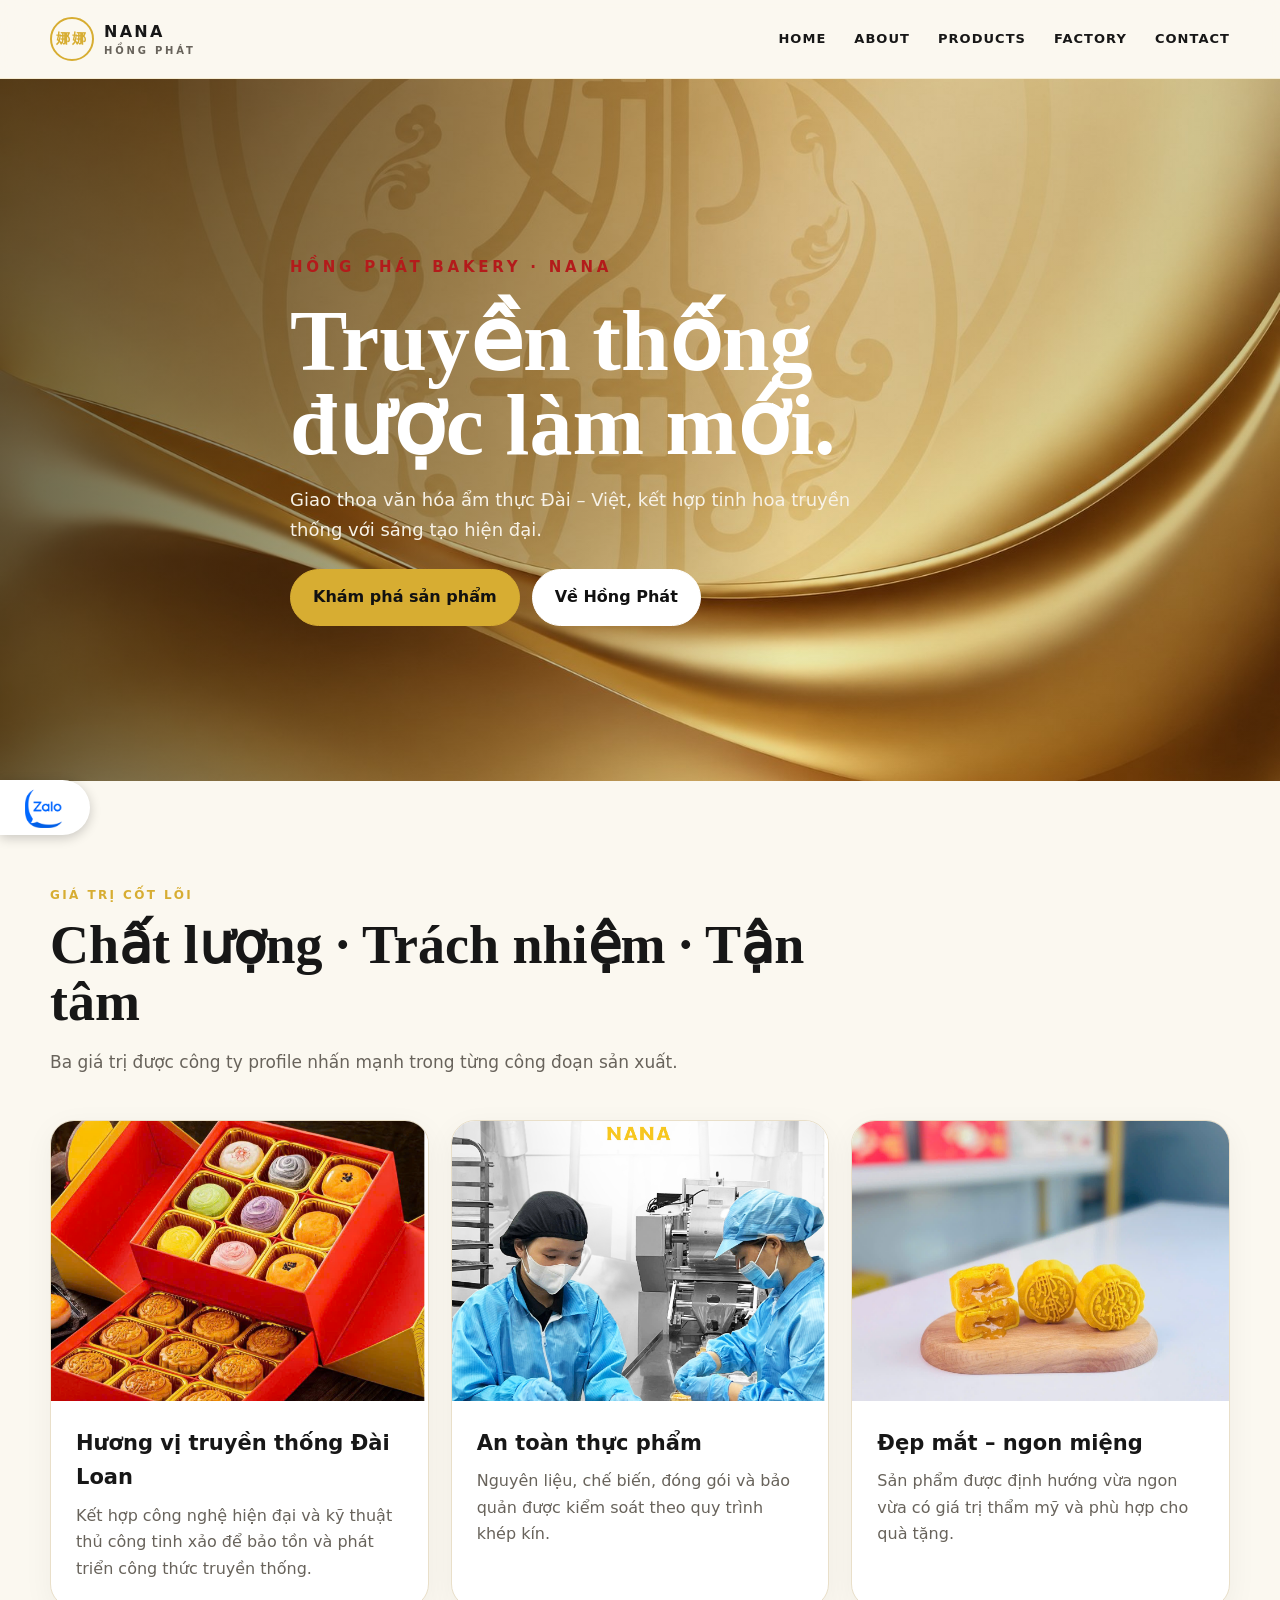
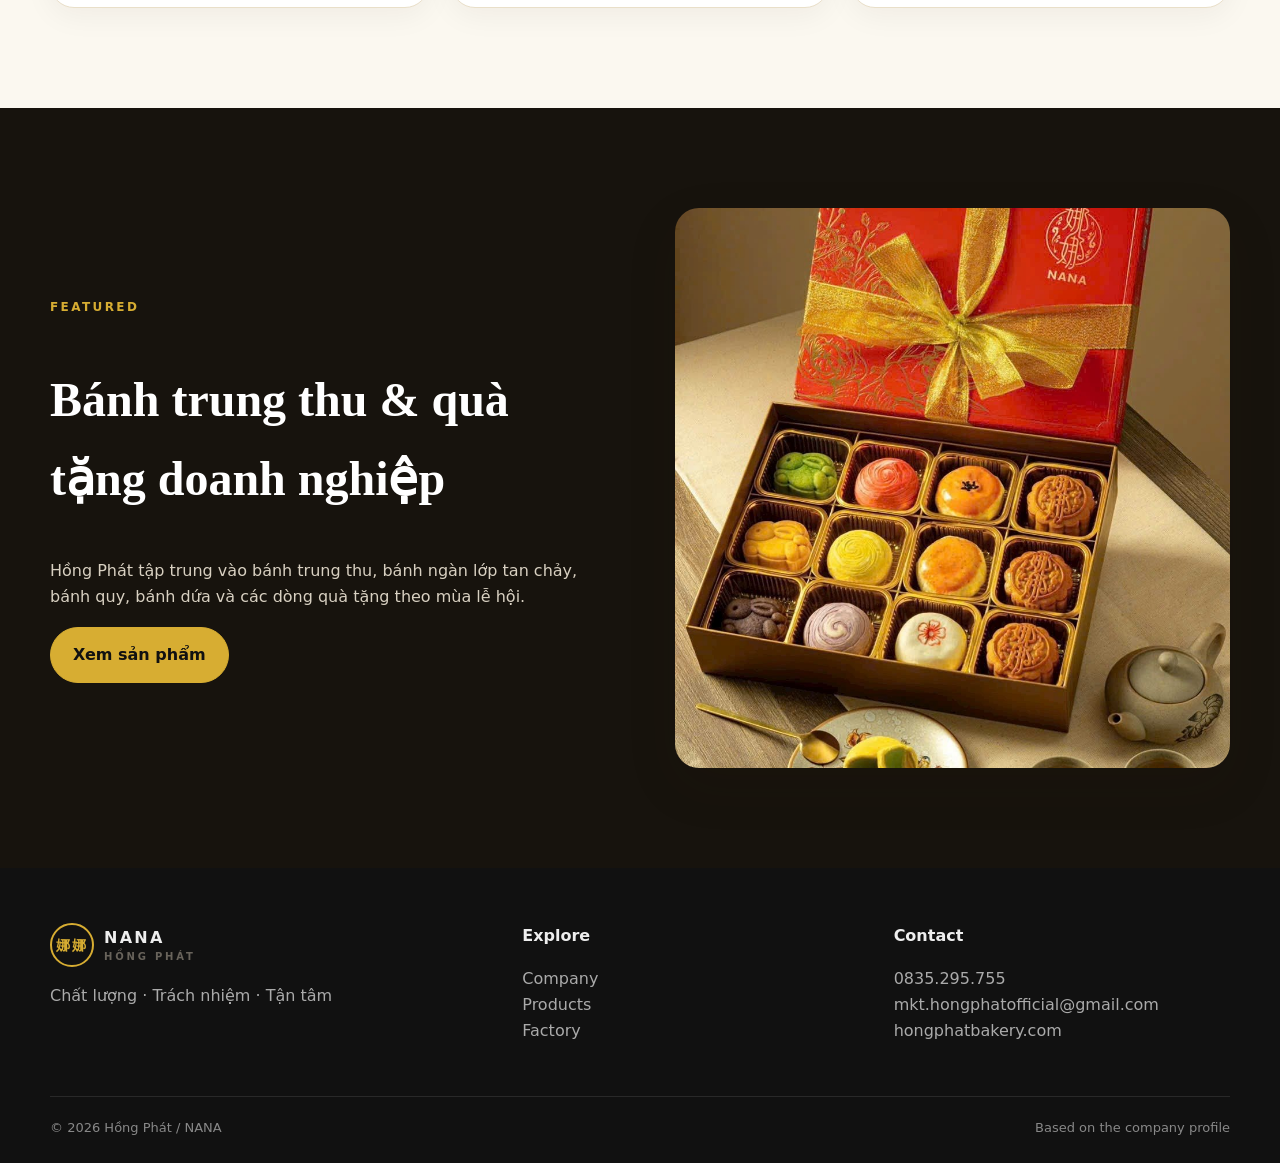
<file: index.html>
<!doctype html>
<html lang="vi">
  <head>
    <meta charset="utf-8" />
    <meta name="viewport" content="width=device-width,initial-scale=1" />
    <meta
      name="description"
      content="Hồng Phát – NANA Hong Phat Foods company website."
    />
    <meta property="og:title" content="NANA Hồng Phát FOODS | HOME" />
    <meta property="og:description" content="Hồng Phát – NANA Hong Phat Foods company website." />
    <title>NANA Hồng Phát FOODS | HOME</title>
    <link rel="stylesheet" href="styles.css" />
  </head>
  <body>
    <header class="site-header">
      <div class="container nav">
        <a class="brand" href="index.html" aria-label="NANA Home">
          <span class="brand-mark">娜娜</span>
          <span>NANA<small>HỒNG PHÁT</small></span>
        </a>
        <button class="menu-btn" aria-label="Open menu">☰</button>
        <nav class="nav-links">
          <a href="index.html">Home</a>
          <a href="about.html">About</a>
          <a href="products.html">Products</a>
          <a href="factory.html">Factory</a>
          <a href="contact.html">Contact</a>
        </nav>
      </div>
    </header>

    <section
      class="hero"
      style="background-image: url(&quot;assets/cover4.jpg&quot;)"
    >
      <div class="container hero-content reveal">
        <span class="eyebrow">Hồng Phát Bakery · NANA</span>
        <h1>Truyền thống được làm mới.</h1>
        <p>
          Giao thoa văn hóa ẩm thực Đài – Việt, kết hợp tinh hoa truyền thống với sáng tạo hiện đại.
        </p>
        <div
          style="display: flex; gap: 12px; flex-wrap: wrap; margin-top: 25px"
        >
          <a class="btn" href="products.html">Khám phá sản phẩm</a>
          <a class="btn light" href="about.html">Về Hồng Phát</a>
        </div>
      </div>
    </section>

    <section class="section">
      <div class="container">
        <div class="section-head reveal">
          <span class="kicker">Giá trị cốt lõi</span>
          <h2>Chất lượng · Trách nhiệm · Tận tâm</h2>
          <p>
            Ba giá trị được công ty profile nhấn mạnh trong từng công đoạn sản
            xuất.
          </p>
        </div>
        <div class="grid-3">
          <article class="card reveal">
            <img src="assets/moon-cake-gifts.jpg" alt="Mooncake gift boxes" />
            <div class="card-body">
              <h3>Hương vị truyền thống Đài Loan</h3>
              <p>
                Kết hợp công nghệ hiện đại và kỹ thuật thủ công tinh xảo để bảo
                tồn và phát triển công thức truyền thống.
              </p>
            </div>
          </article>
          <article class="card reveal">
            <img src="assets/factory.jpg" alt="Hồng Phát factory production" />
            <div class="card-body">
              <h3>An toàn thực phẩm</h3>
              <p>
                Nguyên liệu, chế biến, đóng gói và bảo quản được kiểm soát theo
                quy trình khép kín.
              </p>
            </div>
          </article>
          <article class="card reveal">
            <img src="assets/nana-moon-cake.jpg" alt="Mooncake and lava cake" />
            <div class="card-body">
              <h3>Đẹp mắt – ngon miệng</h3>
              <p>
                Sản phẩm được định hướng vừa ngon vừa có giá trị thẩm mỹ và phù
                hợp cho quà tặng.
              </p>
            </div>
          </article>
        </div>
      </div>
    </section>

    <section class="section dark-band">
      <div class="container split">
        <div class="reveal">
          <span class="kicker">Featured</span>
          <h2 style="font-family: Georgia, serif; font-size: 48px">
            Bánh trung thu & quà tặng doanh nghiệp
          </h2>
          <p>
            Hồng Phát tập trung vào bánh trung thu, bánh ngàn lớp tan chảy, bánh
            quy, bánh dứa và các dòng quà tặng theo mùa lễ hội.
          </p>
          <a class="btn" href="products.html">Xem sản phẩm</a>
        </div>
        <img
          class="reveal"
          src="assets/moon-cake-gift2.jpg"
          alt="Hộp bánh trung thu và quà tặng doanh nghiệp"
        />
      </div>
    </section>
    <!-- Zalo Widget -->
    <div class="zalo-widget">

      <button class="zalo-button" id="zaloButton">
        <img src="assets/zalo.png" alt="Zalo">
      </button>

    </div>

    <div class="zalo-overlay" id="zaloOverlay">

      <div class="zalo-popup">

        <button class="zalo-close" id="zaloClose">&times;</button>

        <img
          src="assets/zalo-qr.jpg"
          alt="Zalo QR Code"
        >

        <p>Scan to contact us on Zalo</p>

      </div>

    </div>

    <footer class="site-footer">
      <div class="container footer-grid">
        <div>
          <div class="brand">
            <span class="brand-mark">娜娜</span
            ><span>NANA<small>HỒNG PHÁT</small></span>
          </div>
          <p>Chất lượng · Trách nhiệm · Tận tâm</p>
        </div>
        <div>
          <strong>Explore</strong>
          <p>
            <a href="about.html">Company</a><br /><a href="products.html"
              >Products</a
            ><br /><a href="factory.html">Factory</a>
          </p>
        </div>
        <div>
          <strong>Contact</strong>
          <p>
            0835.295.755<br />mkt.hongphatofficial@gmail.com<br />hongphatbakery.com
          </p>
        </div>
      </div>
      <div class="container footer-bottom">
        <span>© <span data-year></span> Hồng Phát / NANA</span
        ><span>Based on the company profile</span>
      </div>
    </footer>
    <script src="script.js"></script>
  </body>
</html>
</file>
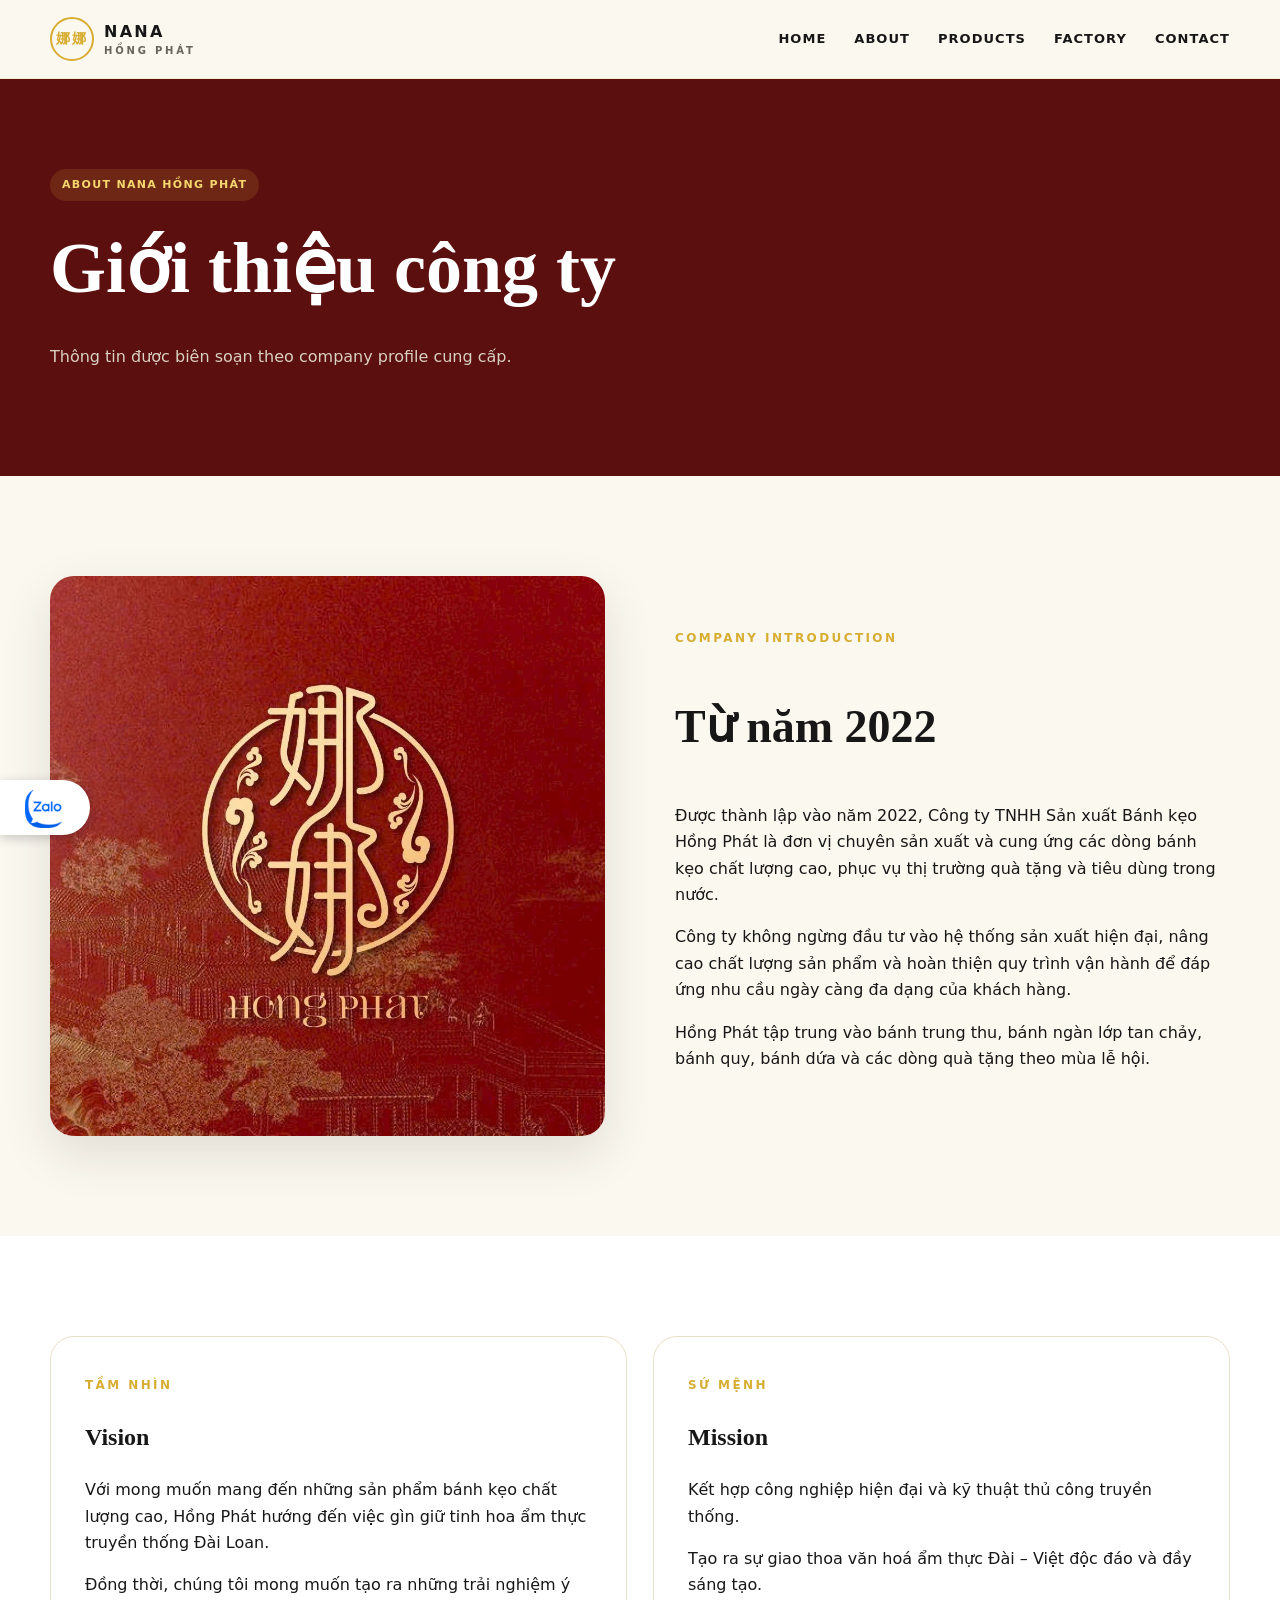
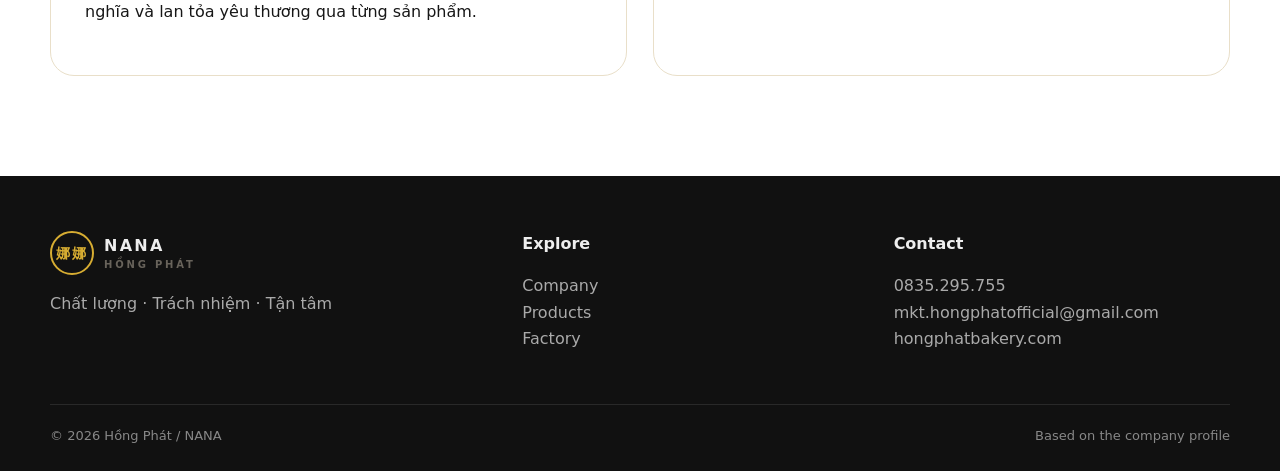
<file: about.html>
<!doctype html>
<html lang="vi">
  <head>
    <meta charset="utf-8" />
    <meta name="viewport" content="width=device-width,initial-scale=1" />
    <meta
      name="description"
      content="Hồng Phát – NANA Hong Phat Foods company website."
    />
    <meta property="og:title" content="NANA Hồng Phát FOODS | ABOUT" />
    <meta property="og:description" content="Hồng Phát – NANA Hong Phat Foods company website." />
    <title>About | NANA Hồng Phát FOODS</title>
    <link rel="stylesheet" href="styles.css" />
  </head>
  <body>
    <header class="site-header">
      <div class="container nav">
        <a class="brand" href="index.html" aria-label="NANA Home">
          <span class="brand-mark">娜娜</span>
          <span>NANA<small>HỒNG PHÁT</small></span>
        </a>
        <button class="menu-btn" aria-label="Open menu">☰</button>
        <nav class="nav-links">
          <a href="index.html">Home</a>
          <a href="about.html">About</a>
          <a href="products.html">Products</a>
          <a href="factory.html">Factory</a>
          <a href="contact.html">Contact</a>
        </nav>
      </div>
    </header>

    <section class="page-hero">
      <div class="container reveal">
        <span class="badge">About NANA Hồng Phát</span>
        <h1>Giới thiệu công ty</h1>
        <p>Thông tin được biên soạn theo company profile cung cấp.</p>
      </div>
    </section>
    <section class="section">
      <div class="container split">
        <img
          class="reveal"
          src="assets/company-profile-page3.jpg"
          alt="Company profile"
        />
        <div class="reveal">
          <span class="kicker">Company Introduction</span>
          <h2 style="font-family: Georgia, serif; font-size: 46px">
            Từ năm 2022
          </h2>
          <p>
            Được thành lập vào năm 2022, Công ty TNHH Sản xuất Bánh kẹo Hồng
            Phát là đơn vị chuyên sản xuất và cung ứng các dòng bánh kẹo chất
            lượng cao, phục vụ thị trường quà tặng và tiêu dùng trong nước.
          </p>
          <p>
            Công ty không ngừng đầu tư vào hệ thống sản xuất hiện đại, nâng cao
            chất lượng sản phẩm và hoàn thiện quy trình vận hành để đáp ứng nhu
            cầu ngày càng đa dạng của khách hàng.
          </p>
          <p>
            Hồng Phát tập trung vào bánh trung thu, bánh ngàn lớp tan chảy, bánh
            quy, bánh dứa và các dòng quà tặng theo mùa lễ hội.
          </p>
        </div>
      </div>
    </section>
    <section class="section alt">
      <div class="container grid-2">
        <article class="contact-card reveal">
          <span class="kicker">Tầm nhìn</span>
          <h2 style="font-family: Georgia, serif">Vision</h2>
          <p>
            Với mong muốn mang đến những sản phẩm bánh kẹo chất lượng cao,
            Hồng Phát hướng đến việc gìn giữ tinh hoa ẩm thực truyền thống
            Đài Loan.
          </p>
          <p>
            Đồng thời, chúng tôi mong muốn tạo ra những trải nghiệm ý nghĩa
            và lan tỏa yêu thương qua từng sản phẩm.
          </p>
        </article>
        <article class="contact-card reveal">
          <span class="kicker">Sứ mệnh</span>
          <h2 style="font-family: Georgia, serif">Mission</h2>
          <p>Kết hợp công nghiệp hiện đại và kỹ thuật thủ công truyền thống.</p>
          <p>
            Tạo ra sự giao thoa văn hoá ẩm thực Đài – Việt độc đáo và đầy sáng
            tạo.
          </p>
        </article>
      </div>
    </section>

    <div class="zalo-widget">

  <button class="zalo-button" id="zaloButton">
    <img src="assets/zalo.png" alt="Zalo">
  </button>

</div>

<div class="zalo-overlay" id="zaloOverlay">

  <div class="zalo-popup">

    <button class="zalo-close" id="zaloClose">&times;</button>

    <img
      src="assets/zalo-qr.jpg"
      alt="Zalo QR Code"
    >

    <p>Scan to contact us on Zalo</p>

  </div>

</div>

    <footer class="site-footer">
      <div class="container footer-grid">
        <div>
          <div class="brand">
            <span class="brand-mark">娜娜</span
            ><span>NANA<small>HỒNG PHÁT</small></span>
          </div>
          <p>Chất lượng · Trách nhiệm · Tận tâm</p>
        </div>
        <div>
          <strong>Explore</strong>
          <p>
            <a href="about.html">Company</a><br /><a href="products.html"
              >Products</a
            ><br /><a href="factory.html">Factory</a>
          </p>
        </div>
        <div>
          <strong>Contact</strong>
          <p>
            0835.295.755<br />mkt.hongphatofficial@gmail.com<br />hongphatbakery.com
          </p>
        </div>
      </div>
      <div class="container footer-bottom">
        <span>© <span data-year></span> Hồng Phát / NANA</span
        ><span>Based on the company profile</span>
      </div>
    </footer>
    <script src="script.js"></script>
  </body>
</html>
</file>
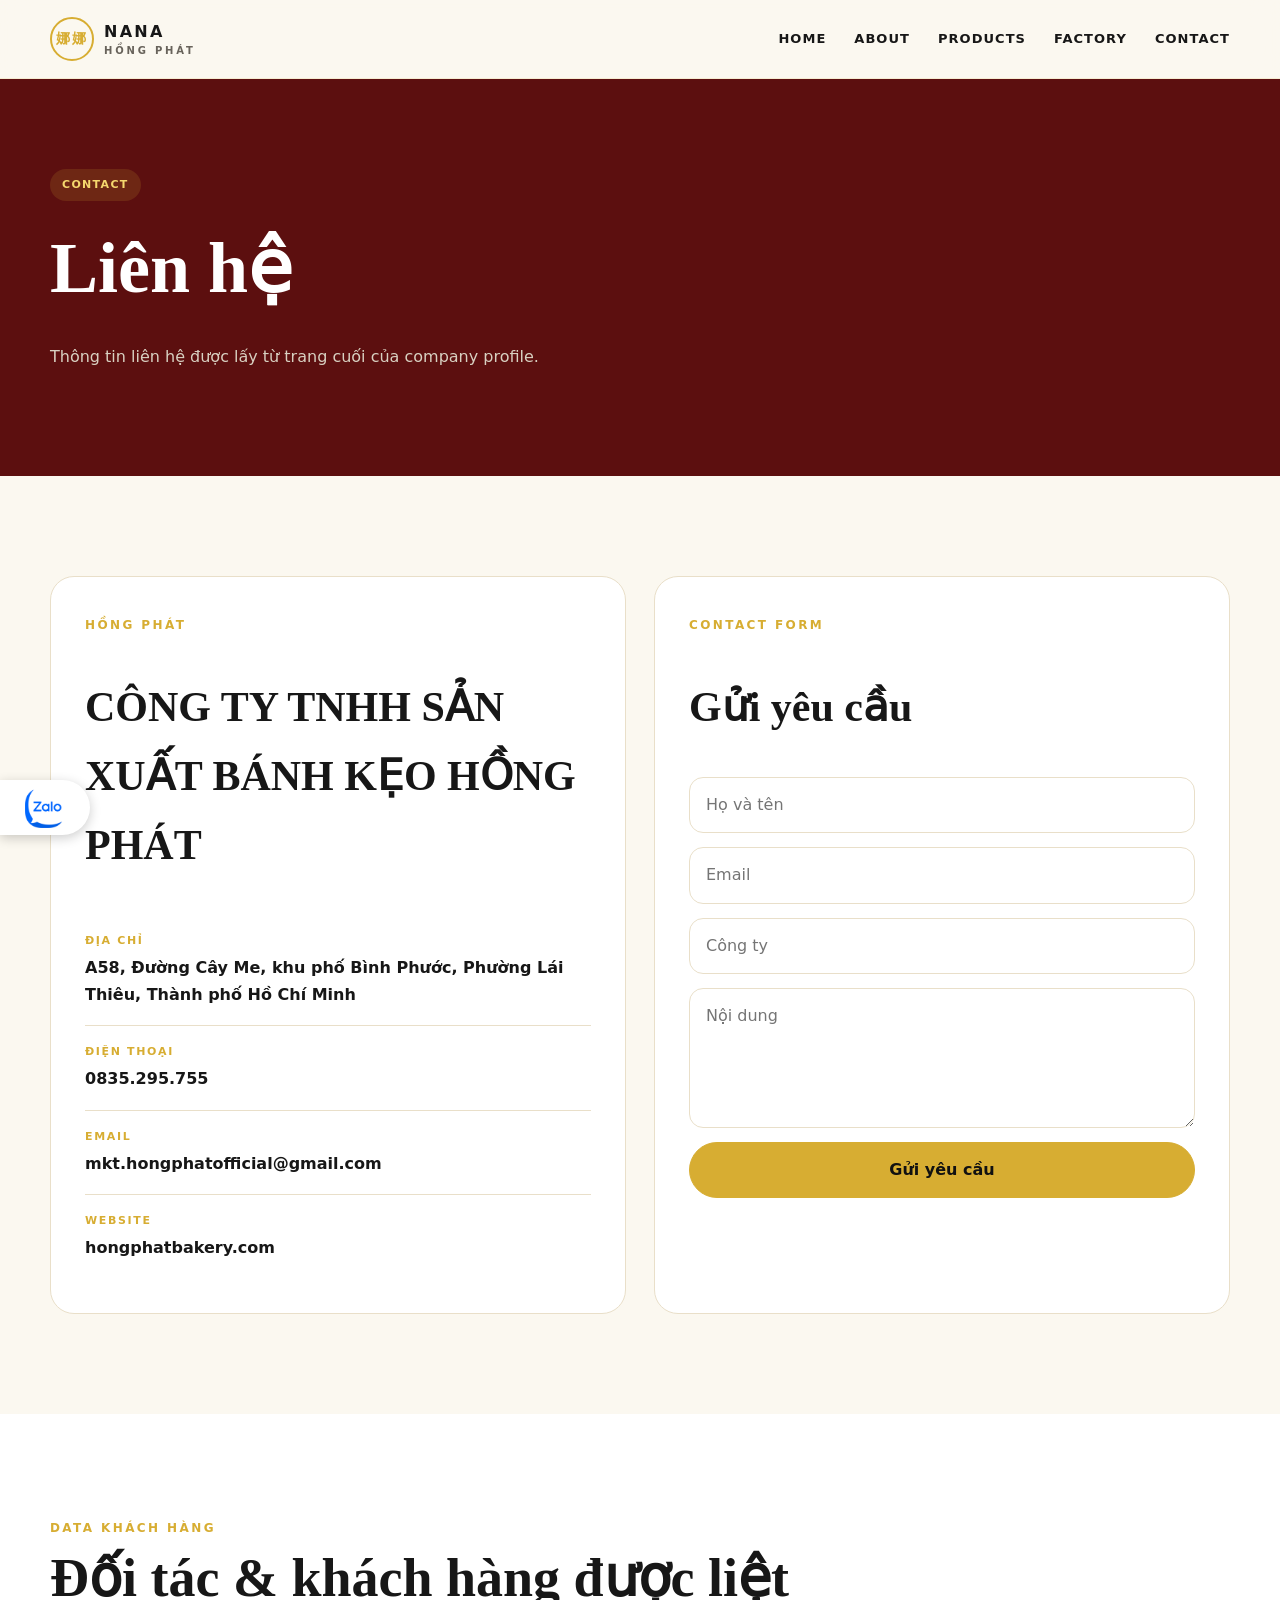
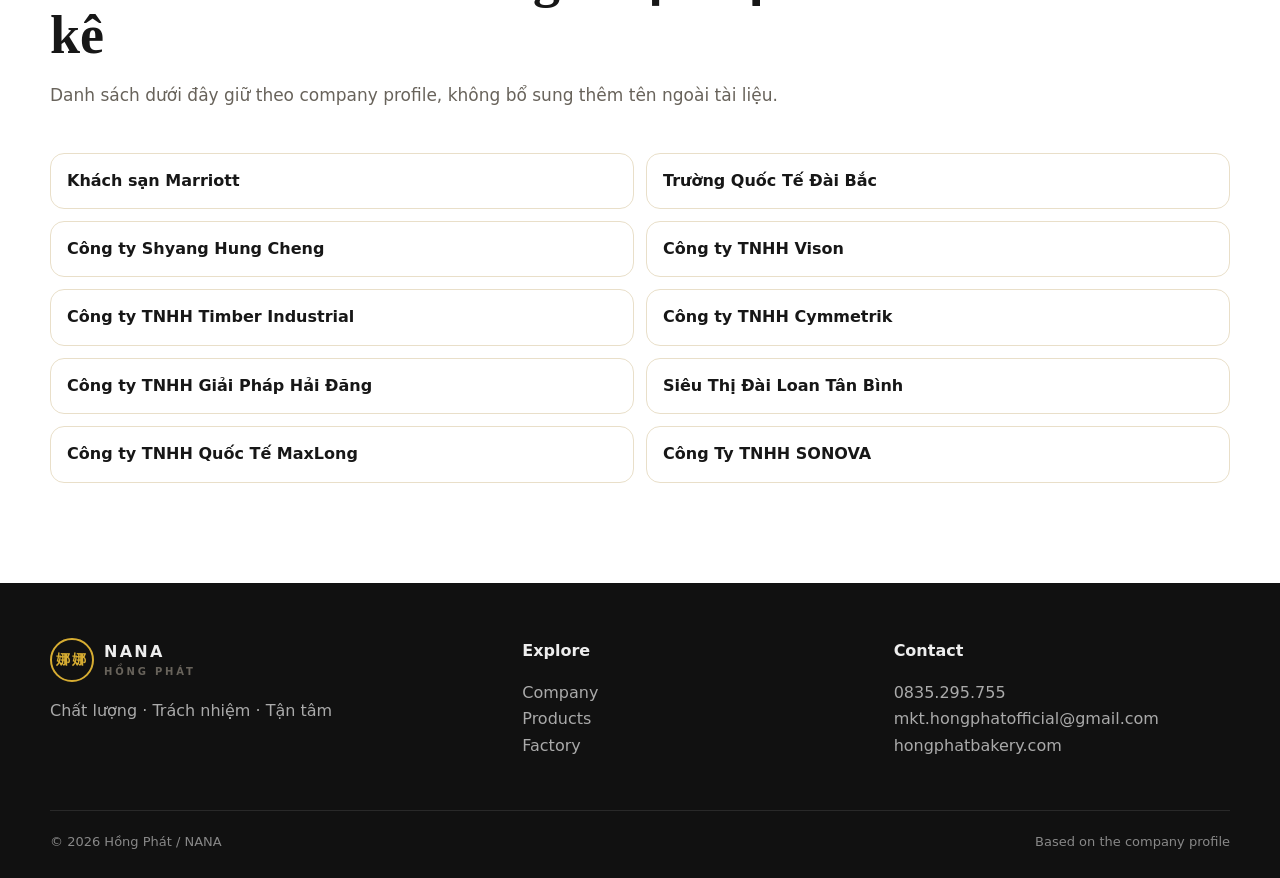
<file: contact.html>
<!doctype html>
<html lang="vi">
  <head>
    <meta charset="utf-8" />
    <meta name="viewport" content="width=device-width,initial-scale=1" />
    <meta
      name="description"
      content="Hồng Phát – NANA Hong Phat Foods company website."
    />
    <meta property="og:title" content="NANA Hồng Phát FOODS | CONTACT" />
    <meta property="og:description" content="Hồng Phát – NANA Hong Phat Foods company website." />
    <title>Contact | NANA Hồng Phát FOODS</title>
    <link rel="stylesheet" href="styles.css" />
  </head>
  <body>
    <header class="site-header">
      <div class="container nav">
        <a class="brand" href="index.html" aria-label="NANA Home">
          <span class="brand-mark">娜娜</span>
          <span>NANA<small>HỒNG PHÁT</small></span>
        </a>
        <button class="menu-btn" aria-label="Open menu">☰</button>
        <nav class="nav-links">
          <a href="index.html">Home</a>
          <a href="about.html">About</a>
          <a href="products.html">Products</a>
          <a href="factory.html">Factory</a>
          <a href="contact.html">Contact</a>
        </nav>
      </div>
    </header>

    <section class="page-hero">
      <div class="container reveal">
        <span class="badge">Contact</span>
        <h1>Liên hệ</h1>
        <p>Thông tin liên hệ được lấy từ trang cuối của company profile.</p>
      </div>
    </section>
    <section class="section">
      <div class="container contact-grid">
        <div class="contact-card reveal">
          <span class="kicker">Hồng Phát</span>
          <h2 style="font-family: Georgia, serif; font-size: 42px">
            CÔNG TY TNHH SẢN XUẤT BÁNH KẸO HỒNG PHÁT
          </h2>
          <div class="contact-item">
            <span>Địa chỉ</span
            ><strong
              >A58, Đường Cây Me, khu phố Bình Phước, Phường Lái Thiêu, Thành
              phố Hồ Chí Minh</strong
            >
          </div>
          <div class="contact-item">
            <span>Điện thoại</span><strong>0835.295.755</strong>
          </div>
          <div class="contact-item">
            <span>Email</span><strong>mkt.hongphatofficial@gmail.com</strong>
          </div>
          <div class="contact-item">
            <span>Website</span><strong>hongphatbakery.com</strong>
          </div>
        </div>
        <div class="contact-card reveal">
          <span class="kicker">Contact form</span>
          <h2 style="font-family: Georgia, serif; font-size: 42px">
            Gửi yêu cầu
          </h2>
          <form id="contactForm" class="form" action="https://formspree.io/f/moejzydp" method="post">
            <input required name="name" placeholder="Họ và tên" />
            <input required type="email" name="email" placeholder="Email" />
            <input required name="company" type="text" placeholder="Công ty" />
            <textarea required name="message" placeholder="Nội dung"></textarea>
            <button class="btn" type="submit">Gửi yêu cầu</button>
          </form>
          <div id="formNotice" class="notice"></div>
        </div>
      </div>
    </section>
    <section class="section alt">
      <div class="container">
        <div class="section-head reveal">
          <span class="kicker">Data khách hàng</span>
          <h2>Đối tác & khách hàng được liệt kê</h2>
          <p>
            Danh sách dưới đây giữ theo company profile, không bổ sung thêm tên
            ngoài tài liệu.
          </p>
        </div>
        <div class="partner-list">
          <div class="partner reveal">Khách sạn Marriott</div>
          <div class="partner reveal">Trường Quốc Tế Đài Bắc</div>
          <div class="partner reveal">Công ty Shyang Hung Cheng</div>
          <div class="partner reveal">Công ty TNHH Vison</div>
          <div class="partner reveal">Công ty TNHH Timber Industrial</div>
          <div class="partner reveal">Công ty TNHH Cymmetrik</div>
          <div class="partner reveal">Công ty TNHH Giải Pháp Hải Đăng</div>
          <div class="partner reveal">Siêu Thị Đài Loan Tân Bình</div>
          <div class="partner reveal">Công ty TNHH Quốc Tế MaxLong</div>
          <div class="partner reveal">Công Ty TNHH SONOVA</div>
        </div>
      </div>
    </section>

    <div class="zalo-widget">

  <button class="zalo-button" id="zaloButton">
    <img src="assets/zalo.png" alt="Zalo">
  </button>

</div>

<div class="zalo-overlay" id="zaloOverlay">

  <div class="zalo-popup">

    <button class="zalo-close" id="zaloClose">&times;</button>

    <img
      src="assets/zalo-qr.jpg"
      alt="Zalo QR Code"
    >

    <p>Scan to contact us on Zalo</p>

  </div>

</div>

    <footer class="site-footer">
      <div class="container footer-grid">
        <div>
          <div class="brand">
            <span class="brand-mark">娜娜</span
            ><span>NANA<small>HỒNG PHÁT</small></span>
          </div>
          <p>Chất lượng · Trách nhiệm · Tận tâm</p>
        </div>
        <div>
          <strong>Explore</strong>
          <p>
            <a href="about.html">Company</a><br /><a href="products.html"
              >Products</a
            ><br /><a href="factory.html">Factory</a>
          </p>
        </div>
        <div>
          <strong>Contact</strong>
          <p>
            0835.295.755<br />mkt.hongphatofficial@gmail.com<br />hongphatbakery.com
          </p>
        </div>
      </div>
      <div class="container footer-bottom">
        <span>© <span data-year></span> Hồng Phát / NANA</span
        ><span>Based on the company profile</span>
      </div>
    </footer>
    <script src="script.js"></script>
  </body>
</html>
</file>
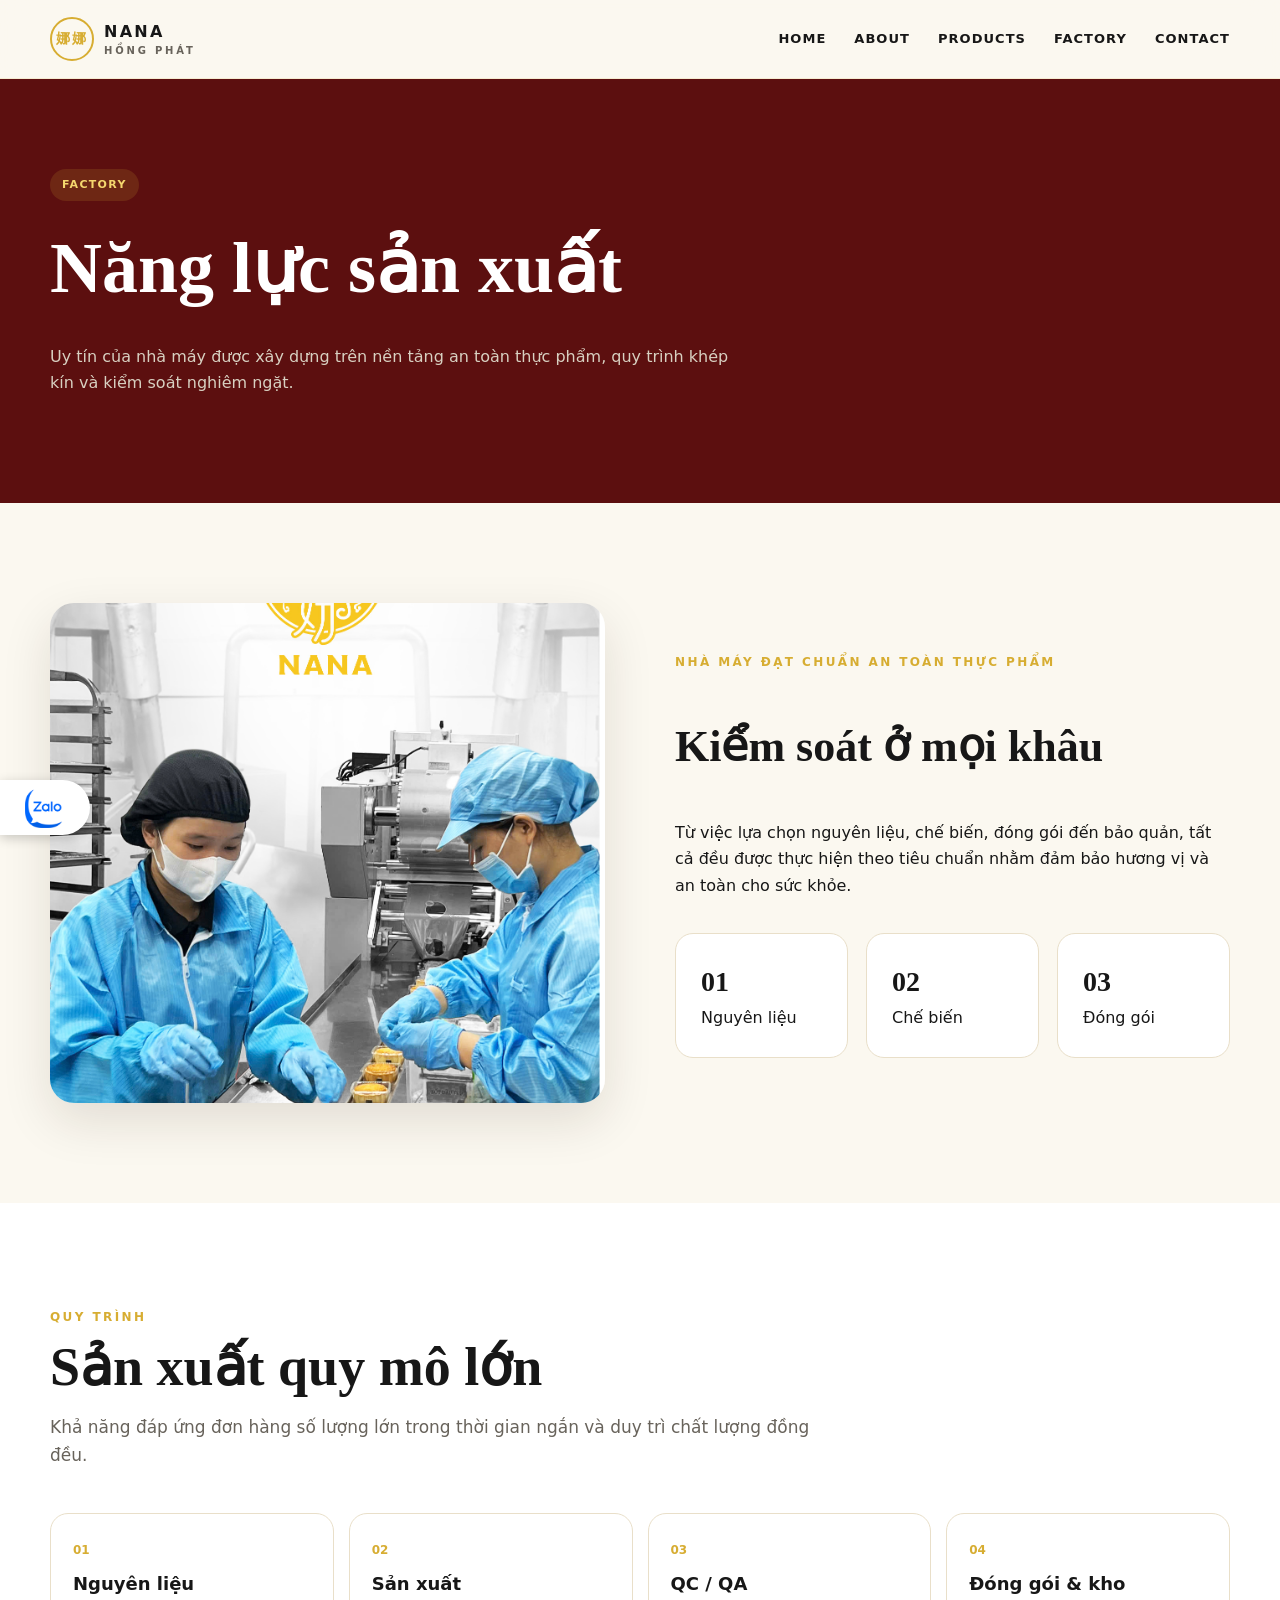
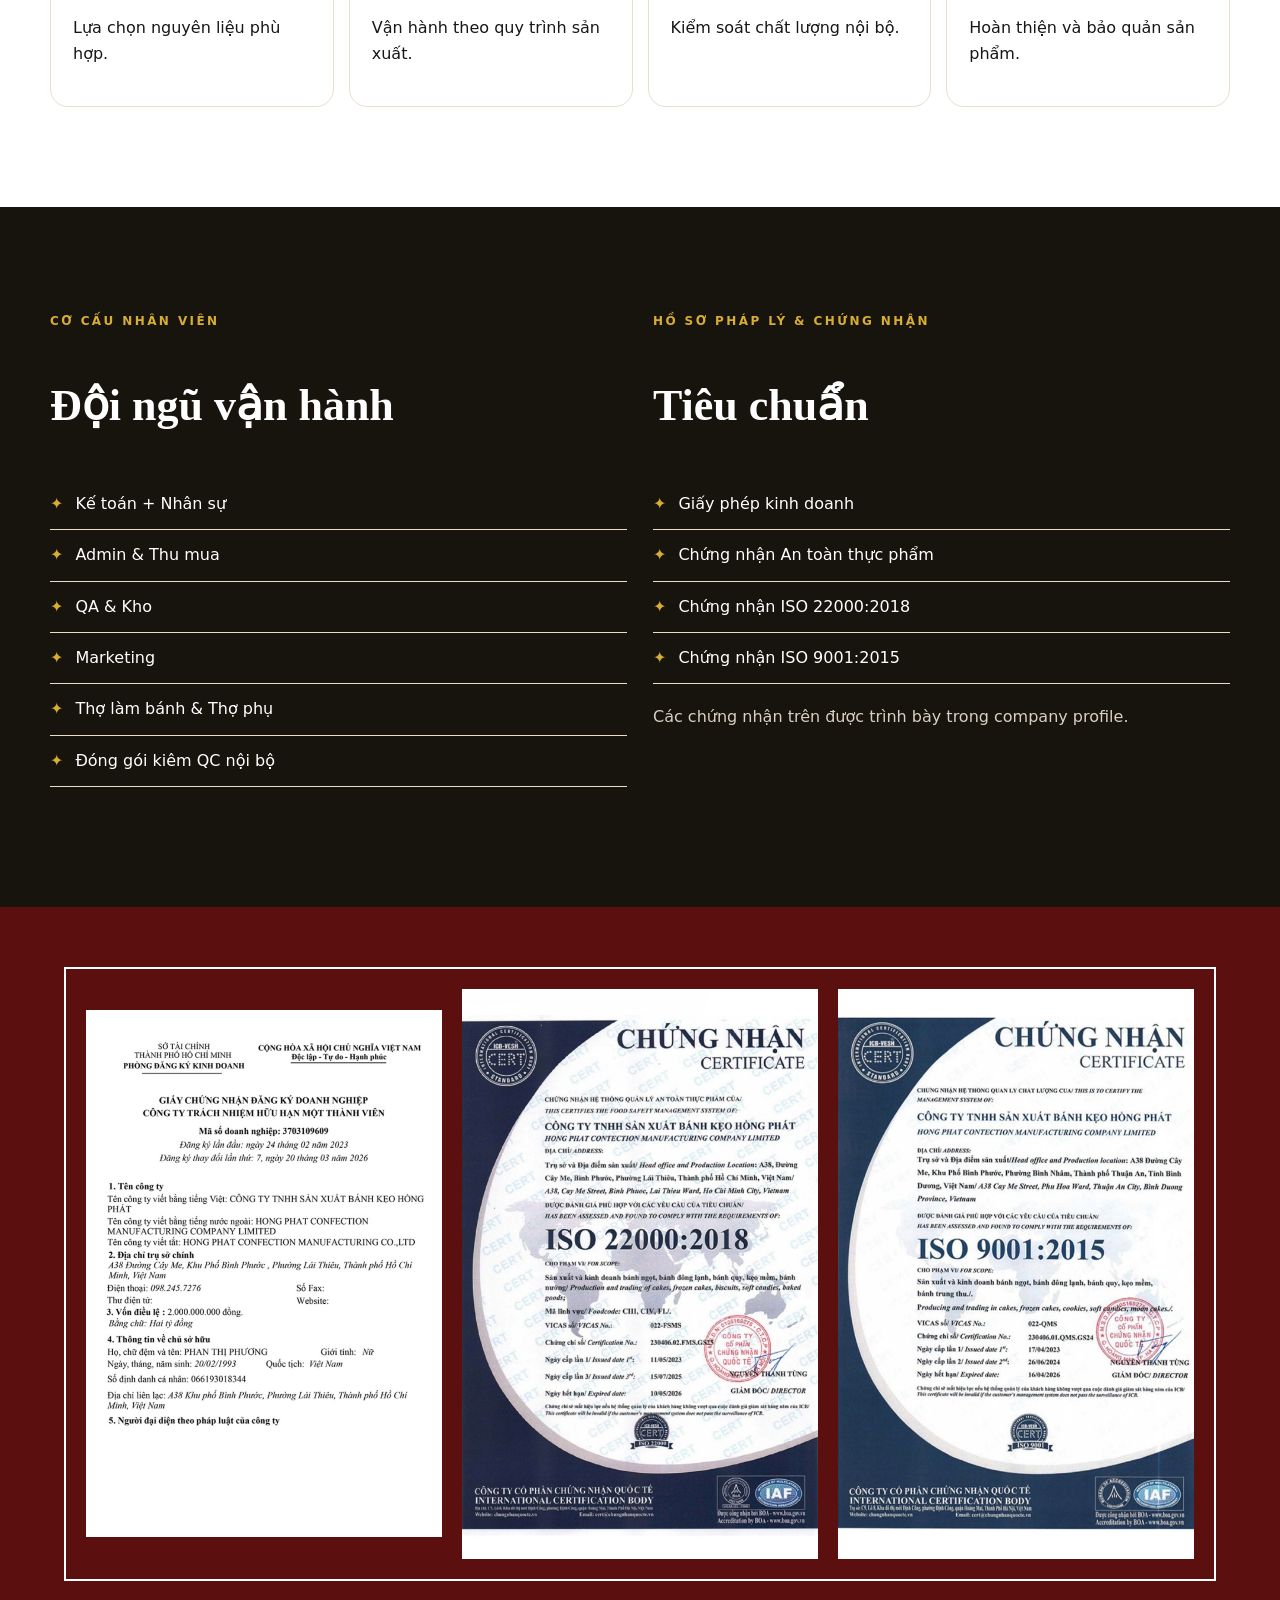
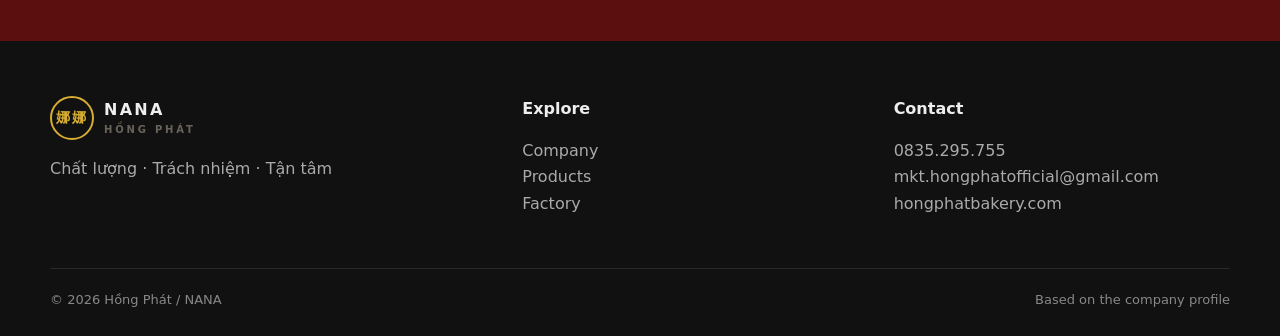
<file: factory.html>
<!doctype html>
<html lang="vi">
  <head>
    <meta charset="utf-8" />
    <meta name="viewport" content="width=device-width,initial-scale=1" />
    <meta
      name="description"
      content="Hồng Phát – NANA Hong Phat Foods company website."
    />
    <meta property="og:title" content="NANA Hồng Phát FOODS | FACTORY" />
    <meta property="og:description" content="Hồng Phát – NANA Hong Phat Foods company website." />
    <title>Factory | NANA Hồng Phát FOODS</title>
    <link rel="stylesheet" href="styles.css" />
  </head>
  <body>
    <header class="site-header">
      <div class="container nav">
        <a class="brand" href="index.html" aria-label="NANA Home">
          <span class="brand-mark">娜娜</span>
          <span>NANA<small>HỒNG PHÁT</small></span>
        </a>
        <button class="menu-btn" aria-label="Open menu">☰</button>
        <nav class="nav-links">
          <a href="index.html">Home</a>
          <a href="about.html">About</a>
          <a href="products.html">Products</a>
          <a href="factory.html">Factory</a>
          <a href="contact.html">Contact</a>
        </nav>
      </div>
    </header>

    <section class="page-hero">
      <div class="container reveal">
        <span class="badge">Factory</span>
        <h1>Năng lực sản xuất</h1>
        <p>
          Uy tín của nhà máy được xây dựng trên nền tảng an toàn thực phẩm, quy
          trình khép kín và kiểm soát nghiêm ngặt.
        </p>
      </div>
    </section>
    <section class="section">
      <div class="container split">
        <img
          class="factory-photo reveal"
          src="assets/factory.jpg"
          alt="Hồng Phát factory workers"
        />
        <div class="reveal">
          <span class="kicker">Nhà máy đạt chuẩn an toàn thực phẩm</span>
          <h2 style="font-family: Georgia, serif; font-size: 44px">
            Kiểm soát ở mọi khâu
          </h2>
          <p>
            Từ việc lựa chọn nguyên liệu, chế biến, đóng gói đến bảo quản, tất
            cả đều được thực hiện theo tiêu chuẩn nhằm đảm bảo hương vị và an
            toàn cho sức khỏe.
          </p>
          <div class="stats">
            <div class="stat"><strong>01</strong>Nguyên liệu</div>
            <div class="stat"><strong>02</strong>Chế biến</div>
            <div class="stat"><strong>03</strong>Đóng gói</div>
          </div>
        </div>
      </div>
    </section>
    <section class="section alt">
      <div class="container">
        <div class="section-head reveal">
          <span class="kicker">Quy trình</span>
          <h2>Sản xuất quy mô lớn</h2>
          <p>
            Khả năng đáp ứng đơn hàng số lượng lớn trong thời gian ngắn và duy
            trì chất lượng đồng đều.
          </p>
        </div>
        <div class="process">
          <div class="reveal">
            <span>01</span>
            <h3>Nguyên liệu</h3>
            <p>Lựa chọn nguyên liệu phù hợp.</p>
          </div>
          <div class="reveal">
            <span>02</span>
            <h3>Sản xuất</h3>
            <p>Vận hành theo quy trình sản xuất.</p>
          </div>
          <div class="reveal">
            <span>03</span>
            <h3>QC / QA</h3>
            <p>Kiểm soát chất lượng nội bộ.</p>
          </div>
          <div class="reveal">
            <span>04</span>
            <h3>Đóng gói & kho</h3>
            <p>Hoàn thiện và bảo quản sản phẩm.</p>
          </div>
        </div>
      </div>
    </section>
    <section class="section dark-band">
      <div class="container grid-2">
        <div class="reveal">
          <span class="kicker">Cơ cấu nhân viên</span>
          <h2 style="font-family: Georgia, serif; font-size: 44px">
            Đội ngũ vận hành
          </h2>
          <ul class="list">
            <li>Kế toán + Nhân sự</li>
            <li>Admin & Thu mua</li>
            <li>QA & Kho</li>
            <li>Marketing</li>
            <li>Thợ làm bánh & Thợ phụ</li>
            <li>Đóng gói kiêm QC nội bộ</li>
          </ul>
        </div>
        <div class="reveal">
          <span class="kicker">Hồ sơ pháp lý & chứng nhận</span>
          <h2 style="font-family: Georgia, serif; font-size: 44px">
            Tiêu chuẩn
          </h2>
          <ul class="list">
            <li>Giấy phép kinh doanh</li>
            <li>Chứng nhận An toàn thực phẩm</li>
            <li>Chứng nhận ISO 22000:2018</li>
            <li>Chứng nhận ISO 9001:2015</li>
          </ul>
          <p style="color: #d8d0c1">
            Các chứng nhận trên được trình bày trong company profile.
          </p>
        </div>
      </div>
    </section>

    <section class="gallery-section">
      <div class="gallery-box">

        <div class="gallery-card">
          <img src="assets/certificate6.jpg" alt="Certificate 1">
        </div>

        <div class="gallery-card">
          <img src="assets/certificate2.jpg" alt="Certificate 2">
        </div>

        <div class="gallery-card">
          <img src="assets/certificate1.jpg" alt="Certificate 3">
        </div>

      </div>
    </section>

    <div class="zalo-widget">

  <button class="zalo-button" id="zaloButton">
    <img src="assets/zalo.png" alt="Zalo">
  </button>

</div>

<div class="zalo-overlay" id="zaloOverlay">

  <div class="zalo-popup">

    <button class="zalo-close" id="zaloClose">&times;</button>

    <img
      src="assets/zalo-qr.jpg"
      alt="Zalo QR Code"
    >

    <p>Scan to contact us on Zalo</p>

  </div>

</div>

    <footer class="site-footer">
      <div class="container footer-grid">
        <div>
          <div class="brand">
            <span class="brand-mark">娜娜</span
            ><span>NANA<small>HỒNG PHÁT</small></span>
          </div>
          <p>Chất lượng · Trách nhiệm · Tận tâm</p>
        </div>
        <div>
          <strong>Explore</strong>
          <p>
            <a href="about.html">Company</a><br /><a href="products.html"
              >Products</a
            ><br /><a href="factory.html">Factory</a>
          </p>
        </div>
        <div>
          <strong>Contact</strong>
          <p>
            0835.295.755<br />mkt.hongphatofficial@gmail.com<br />hongphatbakery.com
          </p>
        </div>
      </div>
      <div class="container footer-bottom">
        <span>© <span data-year></span> Hồng Phát / NANA</span
        ><span>Based on the company profile</span>
      </div>
    </footer>
    <script src="script.js"></script>
  </body>
</html>
</file>
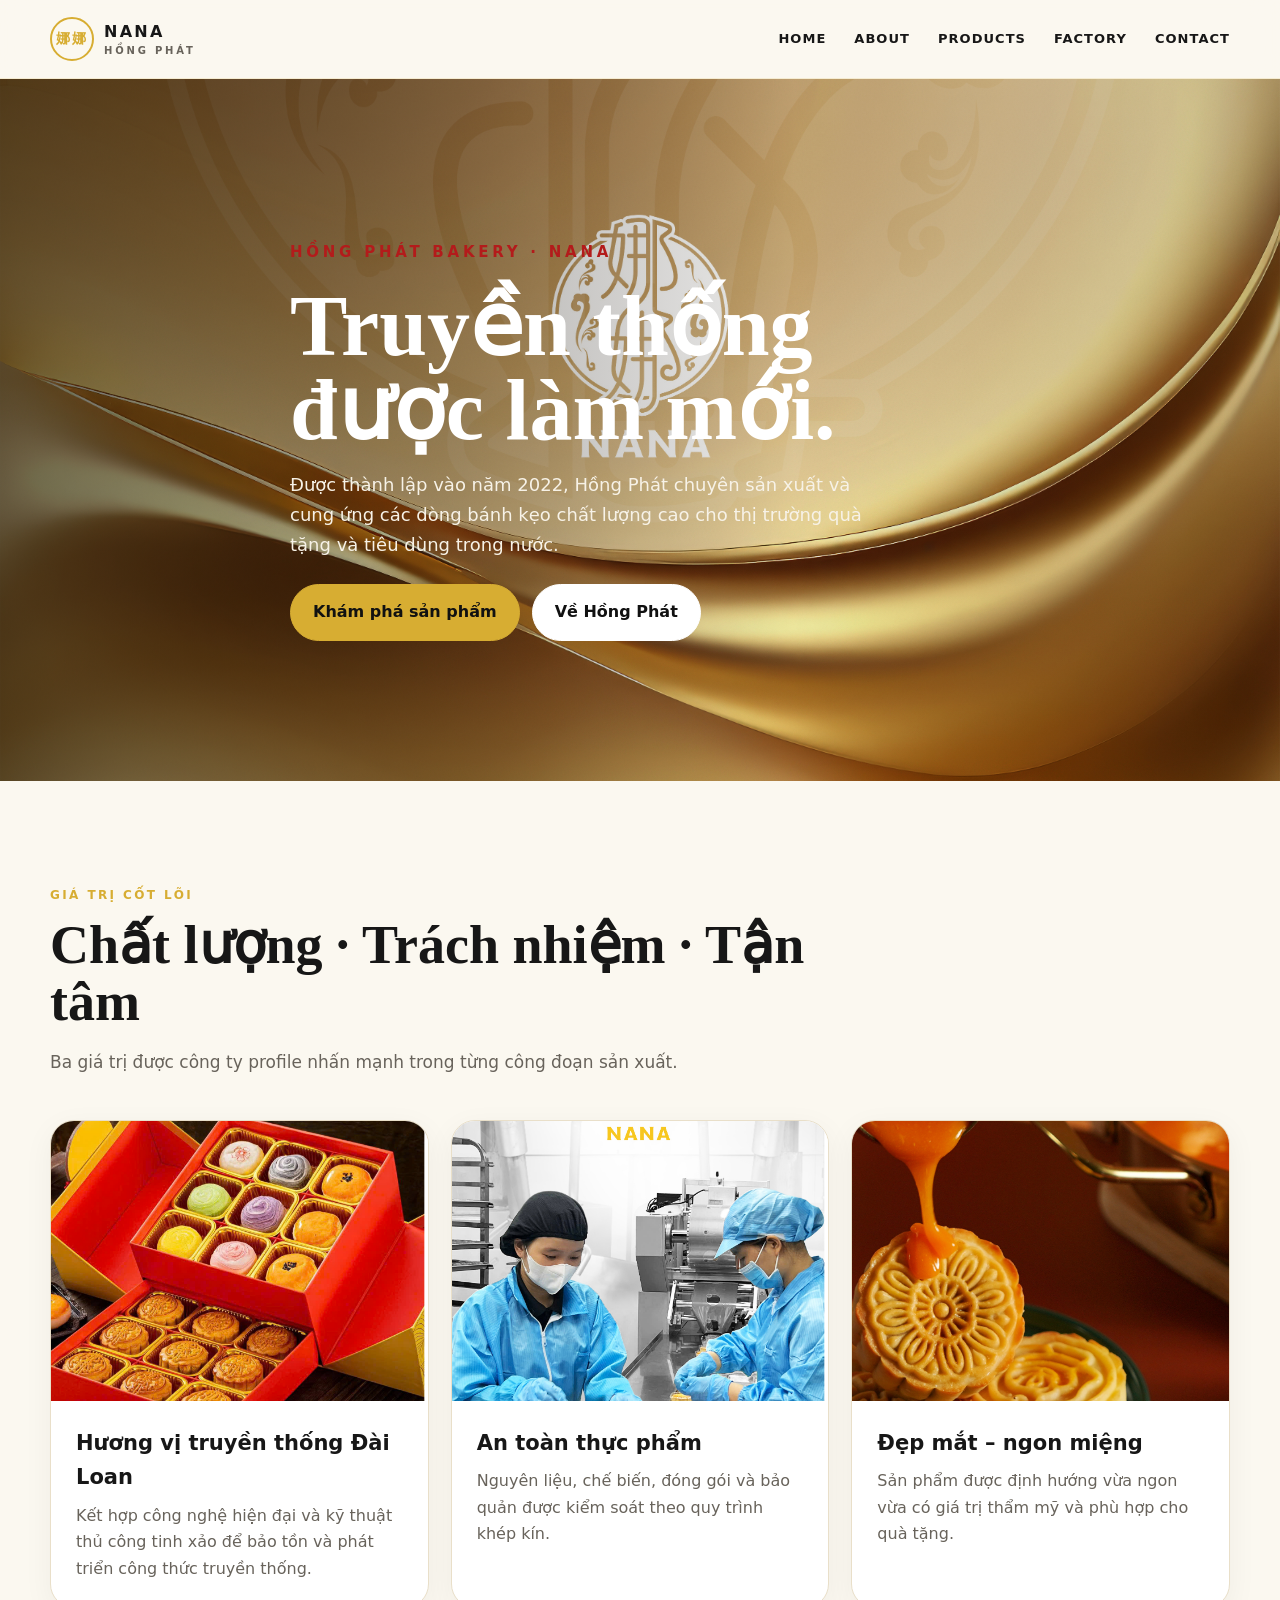
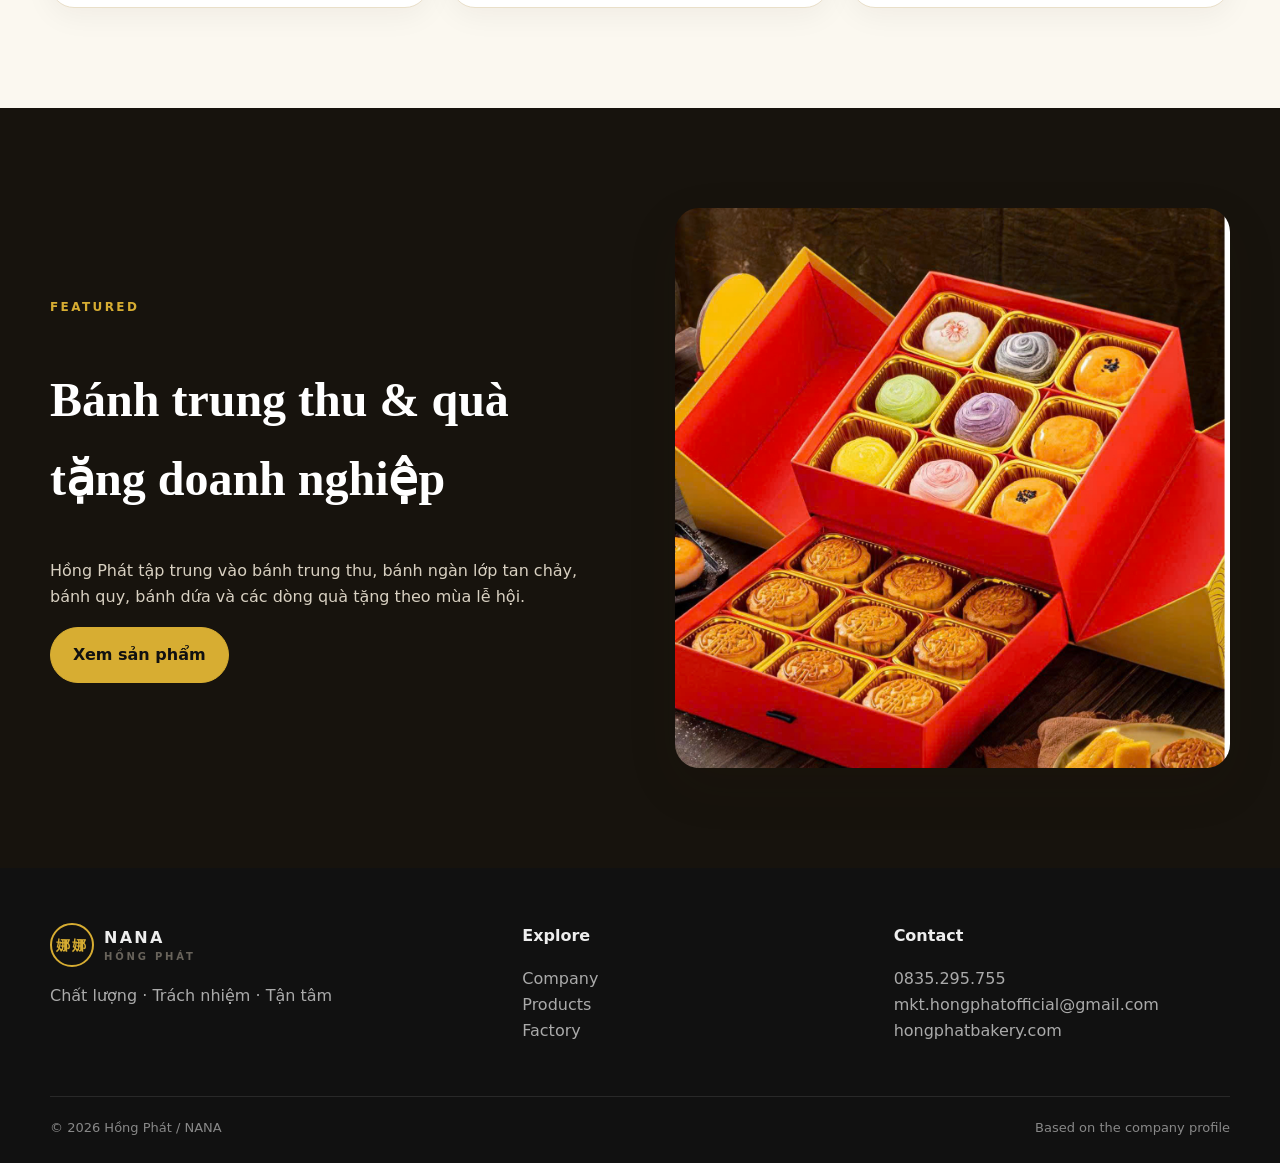
<file: home.html>
<!doctype html>
<html lang="vi">
  <head>
    <meta charset="utf-8" />
    <meta name="viewport" content="width=device-width,initial-scale=1" />
    <meta
      name="description"
      content="Hồng Phát – NANA bakery and mooncake company profile website."
    />
    <title>NANA Hồng Phát FOODS | HOME</title>
    <link rel="stylesheet" href="styles.css" />
  </head>
  <body>
    <header class="site-header">
      <div class="container nav">
        <a class="brand" href="home.html" aria-label="NANA Home">
          <span class="brand-mark">娜娜</span>
          <span>NANA<small>HỒNG PHÁT</small></span>
        </a>
        <button class="menu-btn" aria-label="Open menu">☰</button>
        <nav class="nav-links">
          <a href="home.html">Home</a>
          <a href="about.html">About</a>
          <a href="products.html">Products</a>
          <a href="factory.html">Factory</a>
          <a href="contact.html">Contact</a>
        </nav>
      </div>
    </header>

    <section
      class="hero"
      style="background-image: url(&quot;assets/cover.jpg&quot;)"
    >
      <div class="container hero-content reveal">
        <span class="eyebrow">Hồng Phát Bakery · NANA</span>
        <h1>Truyền thống được làm mới.</h1>
        <p>
          Được thành lập vào năm 2022, Hồng Phát chuyên sản xuất và cung ứng các
          dòng bánh kẹo chất lượng cao cho thị trường quà tặng và tiêu dùng
          trong nước.
        </p>
        <div
          style="display: flex; gap: 12px; flex-wrap: wrap; margin-top: 25px"
        >
          <a class="btn" href="products.html">Khám phá sản phẩm</a>
          <a class="btn light" href="about.html">Về Hồng Phát</a>
        </div>
      </div>
    </section>

    <section class="section">
      <div class="container">
        <div class="section-head reveal">
          <span class="kicker">Giá trị cốt lõi</span>
          <h2>Chất lượng · Trách nhiệm · Tận tâm</h2>
          <p>
            Ba giá trị được công ty profile nhấn mạnh trong từng công đoạn sản
            xuất.
          </p>
        </div>
        <div class="grid-3">
          <article class="card reveal">
            <img src="assets/moon-cake-gifts.jpg" alt="Mooncake gift boxes" />
            <div class="card-body">
              <h3>Hương vị truyền thống Đài Loan</h3>
              <p>
                Kết hợp công nghệ hiện đại và kỹ thuật thủ công tinh xảo để bảo
                tồn và phát triển công thức truyền thống.
              </p>
            </div>
          </article>
          <article class="card reveal">
            <img src="assets/factory.jpg" alt="Hồng Phát factory production" />
            <div class="card-body">
              <h3>An toàn thực phẩm</h3>
              <p>
                Nguyên liệu, chế biến, đóng gói và bảo quản được kiểm soát theo
                quy trình khép kín.
              </p>
            </div>
          </article>
          <article class="card reveal">
            <img src="assets/mooncake-lava.jpg" alt="Mooncake and lava cake" />
            <div class="card-body">
              <h3>Đẹp mắt – ngon miệng</h3>
              <p>
                Sản phẩm được định hướng vừa ngon vừa có giá trị thẩm mỹ và phù
                hợp cho quà tặng.
              </p>
            </div>
          </article>
        </div>
      </div>
    </section>

    <section class="section dark-band">
      <div class="container split">
        <div class="reveal">
          <span class="kicker">Featured</span>
          <h2 style="font-family: Georgia, serif; font-size: 48px">
            Bánh trung thu & quà tặng doanh nghiệp
          </h2>
          <p>
            Hồng Phát tập trung vào bánh trung thu, bánh ngàn lớp tan chảy, bánh
            quy, bánh dứa và các dòng quà tặng theo mùa lễ hội.
          </p>
          <a class="btn" href="products.html">Xem sản phẩm</a>
        </div>
        <img
          class="reveal"
          src="assets/moon-cake-gifts.jpg"
          alt="Hộp bánh trung thu và quà tặng doanh nghiệp"
        />
      </div>
    </section>

    <footer class="site-footer">
      <div class="container footer-grid">
        <div>
          <div class="brand">
            <span class="brand-mark">娜娜</span
            ><span>NANA<small>HỒNG PHÁT</small></span>
          </div>
          <p>Chất lượng · Trách nhiệm · Tận tâm</p>
        </div>
        <div>
          <strong>Explore</strong>
          <p>
            <a href="about.html">Company</a><br /><a href="products.html"
              >Products</a
            ><br /><a href="factory.html">Factory</a>
          </p>
        </div>
        <div>
          <strong>Contact</strong>
          <p>
            0835.295.755<br />mkt.hongphatofficial@gmail.com<br />hongphatbakery.com
          </p>
        </div>
      </div>
      <div class="container footer-bottom">
        <span>© <span data-year></span> Hồng Phát / NANA</span
        ><span>Based on the company profile</span>
      </div>
    </footer>
    <script src="script.js"></script>
  </body>
</html>
</file>
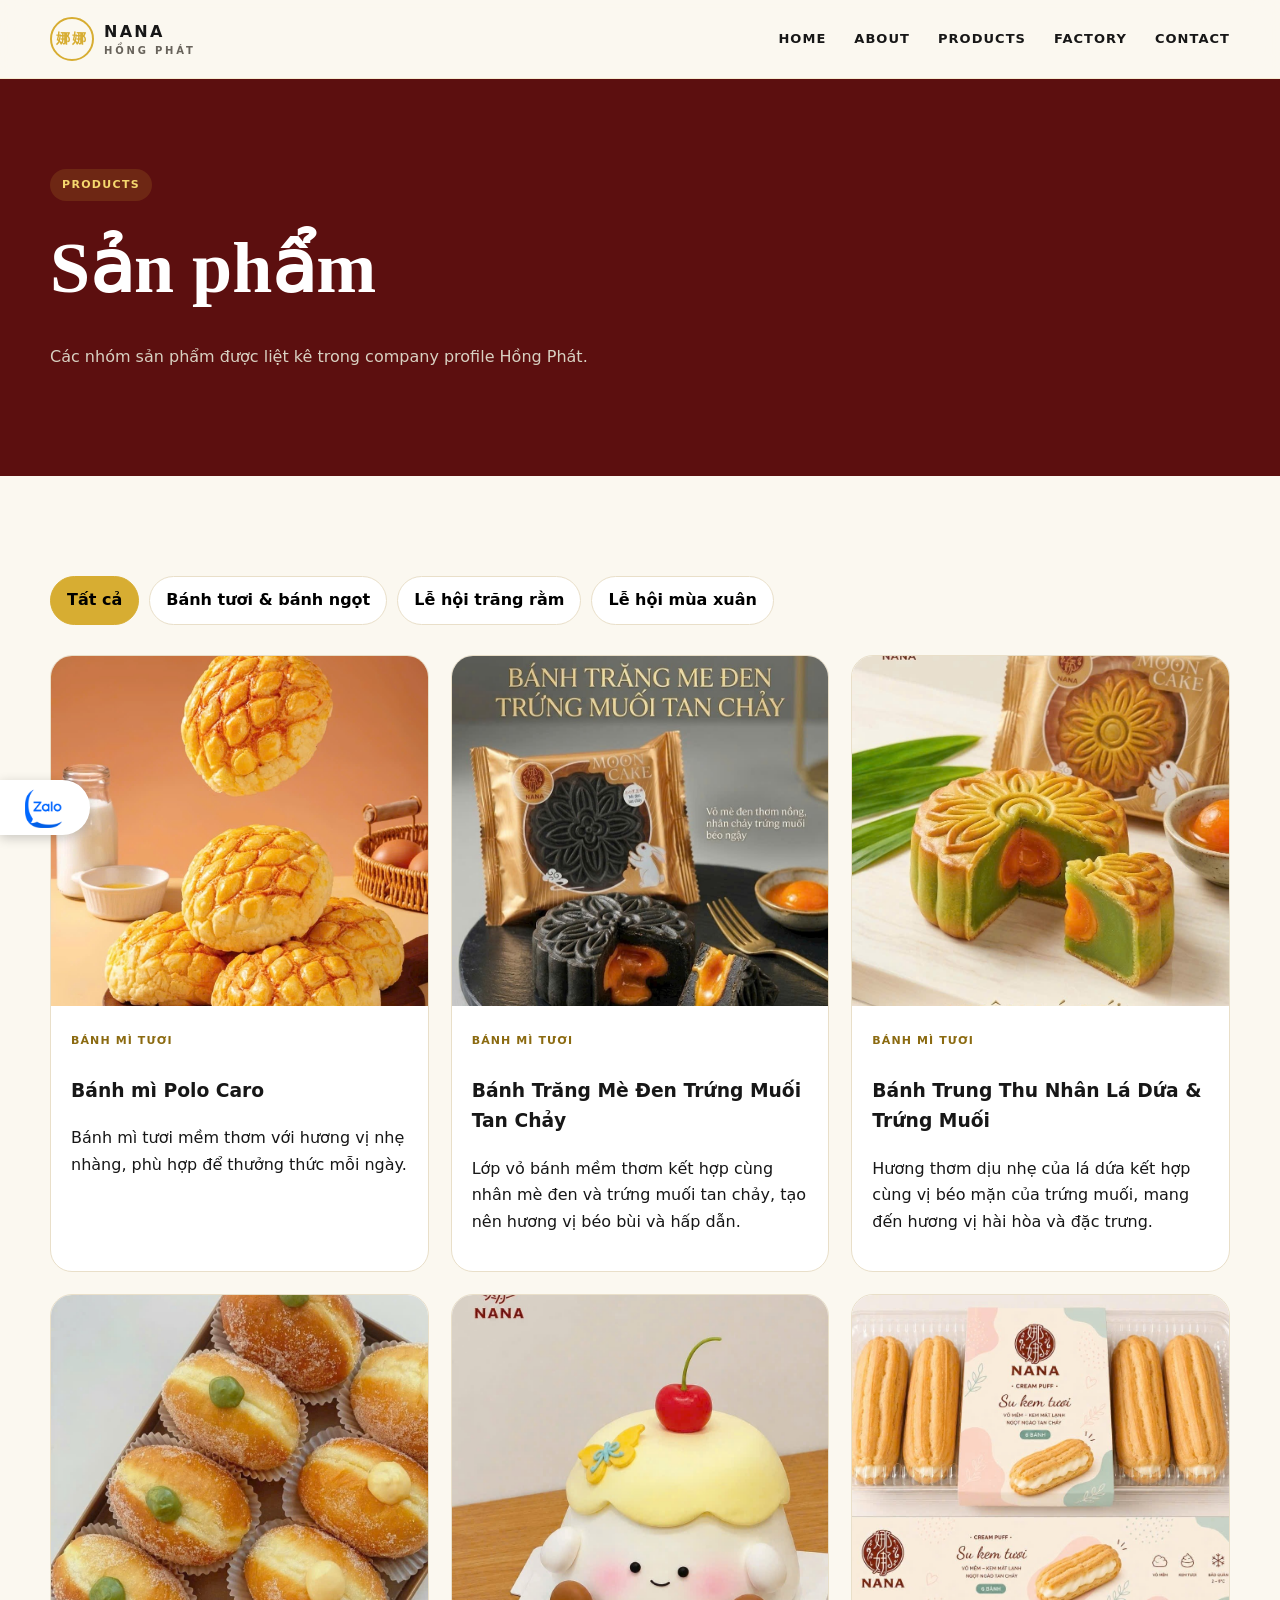
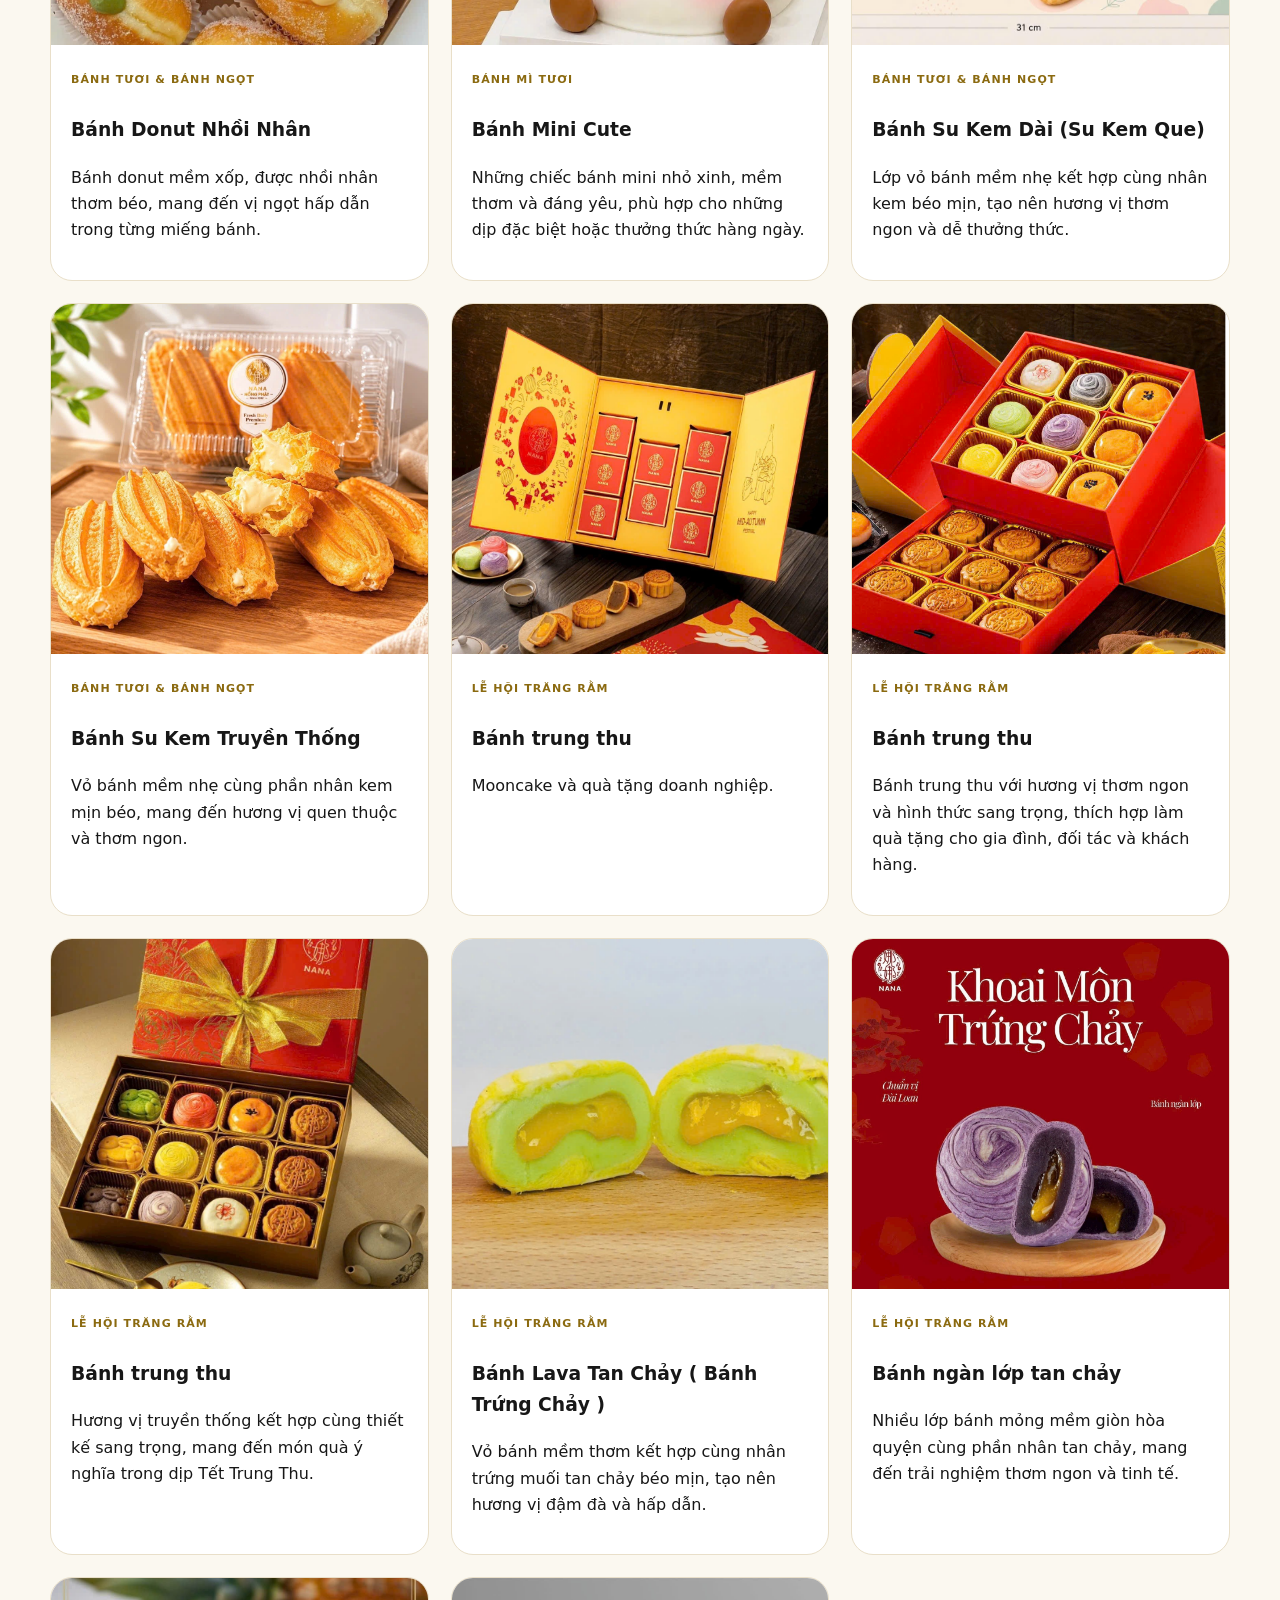
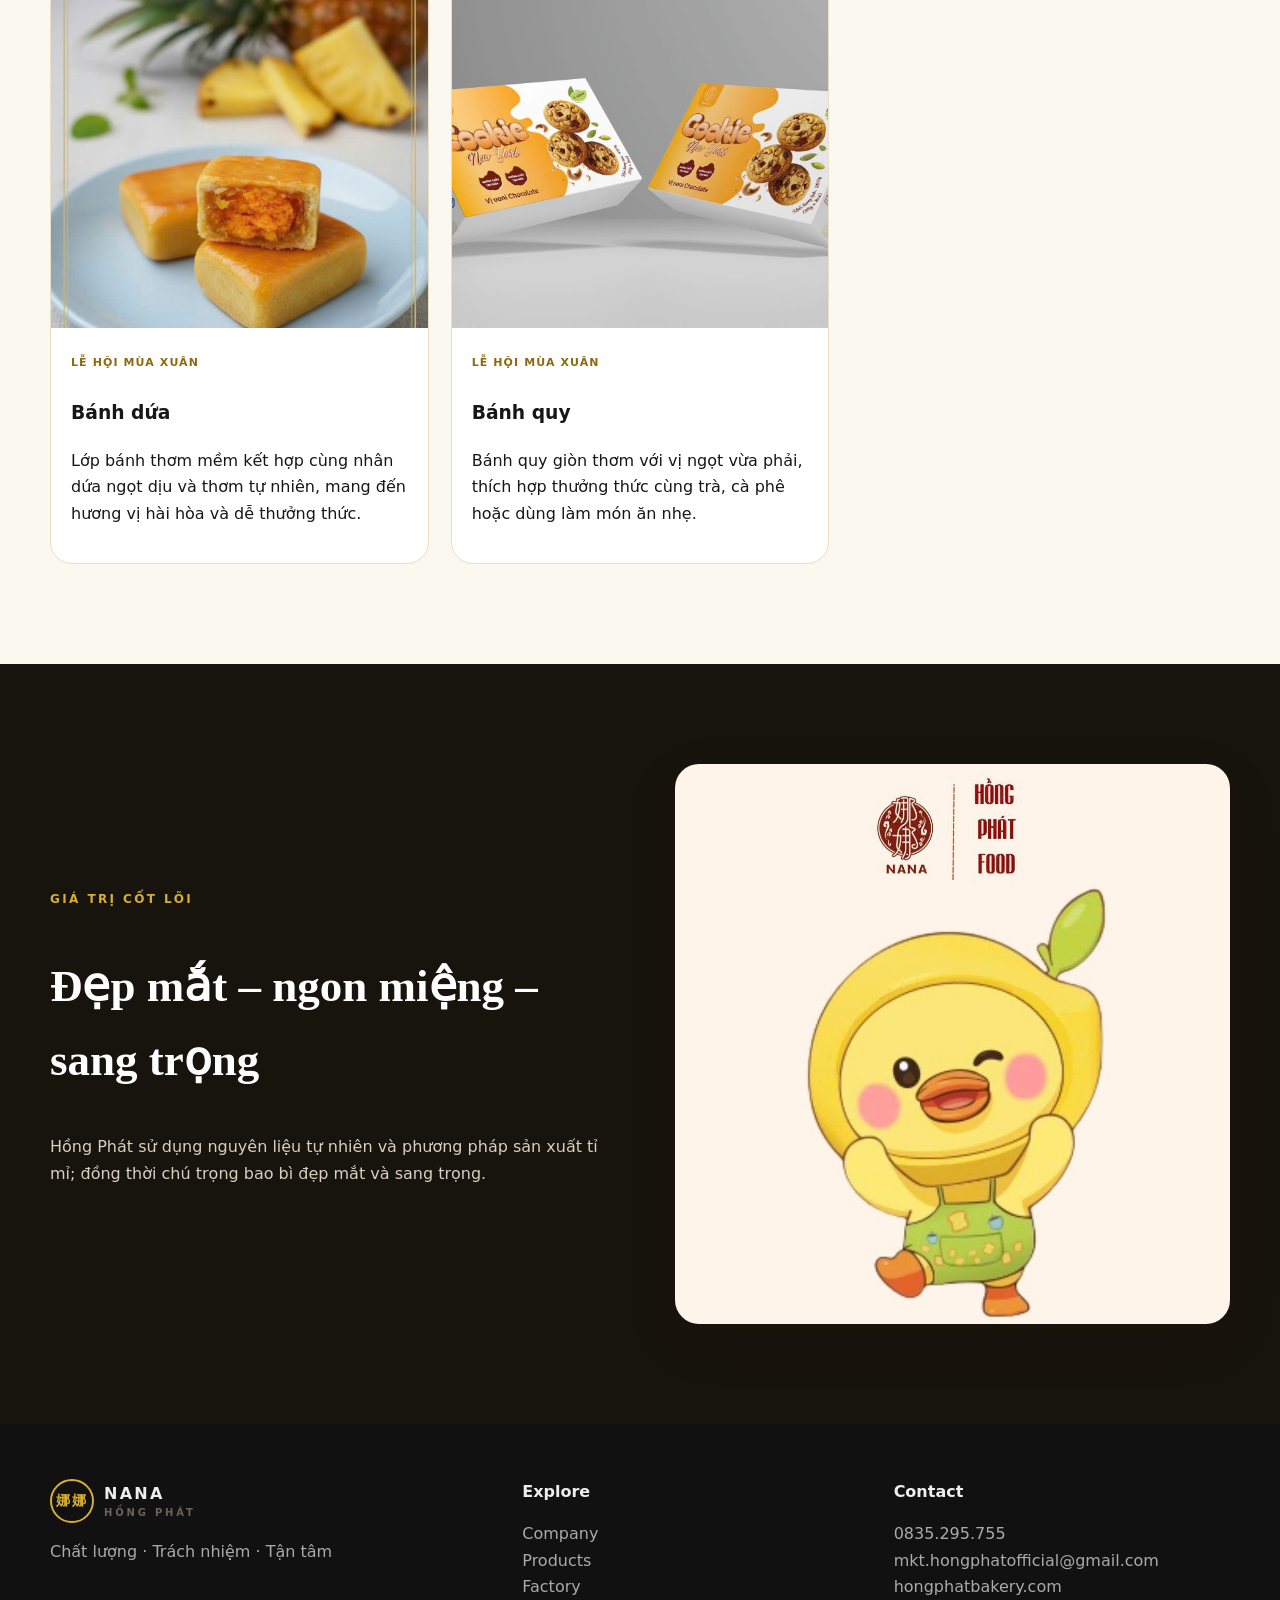
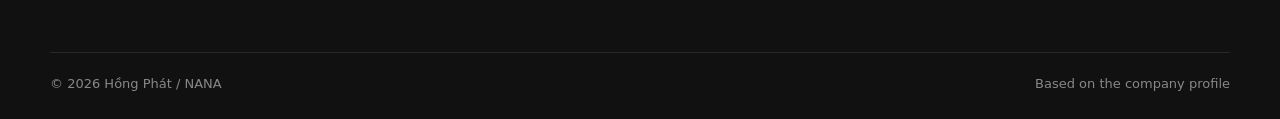
<file: products.html>
<!doctype html>
<html lang="vi">
  <head>
    <meta charset="utf-8" />
    <meta name="viewport" content="width=device-width,initial-scale=1" />
    <meta
      name="description"
      content="Hồng Phát – NANA Hong Phat Foods company website."
    />
    <meta property="og:title" content="NANA Hồng Phát FOODS | PRODUCTS" />
    <meta property="og:description" content="Hồng Phát – NANA Hong Phat Foods company website. " />
    <title>Products | NANA Hồng Phát FOODS</title>
    <link rel="stylesheet" href="styles.css" />
  </head>
  <body>
    <header class="site-header">
      <div class="container nav">
        <a class="brand" href="index.html" aria-label="NANA Home">
          <span class="brand-mark">娜娜</span>
          <span>NANA<small>HỒNG PHÁT</small></span>
        </a>
        <button class="menu-btn" aria-label="Open menu">☰</button>
        <nav class="nav-links">
          <a href="index.html">Home</a>
          <a href="about.html">About</a>
          <a href="products.html">Products</a>
          <a href="factory.html">Factory</a>
          <a href="contact.html">Contact</a>
        </nav>
      </div>
    </header>

    <section class="page-hero">
      <div class="container reveal">
        <span class="badge">Products</span>
        <h1>Sản phẩm</h1>
        <p>Các nhóm sản phẩm được liệt kê trong company profile Hồng Phát.</p>
      </div>
    </section>
    <section class="section">
      <div class="container">
        <div class="product-filter">
          <button class="filter-btn active" data-filter="all">Tất cả</button>
          <button class="filter-btn" data-filter="bread">Bánh tươi & bánh ngọt</button>
          <button class="filter-btn" data-filter="moon">
            Lễ hội trăng rằm
          </button>
          <button class="filter-btn" data-filter="spring">
            Lễ hội mùa xuân
          </button>
        </div>
        <div class="product-grid">
          <article class="product-card reveal" data-category="bread">
            <img src="assets/polo-caro.jpg" alt="Bánh mì Polo Caro" />
            <div class="body">
              <span class="tag">Bánh mì tươi</span>
              <h3>Bánh mì Polo Caro</h3>
              <p>Bánh mì tươi mềm thơm với hương vị nhẹ nhàng, phù hợp để thưởng thức mỗi ngày.</p>
            </div>
          </article>
          <article class="product-card reveal" data-category="moon">
            <img src="assets/black-moon-cake.jpg" alt="Bánh Trung Thu mè đen trứng muối tan chảy" />
            <div class="body">
              <span class="tag">Bánh mì tươi</span>
              <h3>Bánh Trăng Mè Đen Trứng Muối Tan Chảy</h3>
              <p>Lớp vỏ bánh mềm thơm kết hợp cùng nhân mè đen và trứng muối tan chảy, tạo nên hương vị béo bùi và hấp dẫn.</p>
            </div>
          </article>
          <article class="product-card reveal" data-category="moon">
            <img src="assets/pandan-salted-egg-moon-cake.jpg" alt="Bánh Trung Thu lá dứa trứng muối" />
            <div class="body">
              <span class="tag">Bánh mì tươi</span>
              <h3>Bánh Trung Thu Nhân Lá Dứa & Trứng Muối</h3>
              <p>Hương thơm dịu nhẹ của lá dứa kết hợp cùng vị béo mặn của trứng muối, mang đến hương vị hài hòa và đặc trưng.</p>
            </div>
          </article>
          <article class="product-card reveal" data-category="bread">
            <img src="assets/bomboloni.jpg" alt="Bánh Bomboloni nhân kem" />
            <div class="body">
              <span class="tag">Bánh tươi & bánh ngọt</span>
              <h3>Bánh Donut Nhồi Nhân</h3>
              <p>Bánh donut mềm xốp, được nhồi nhân thơm béo, mang đến vị ngọt hấp dẫn trong từng miếng bánh.</p>
            </div>
          </article>
          <article class="product-card reveal" data-category="bread">
            <img src="assets/mini-cake.jpg" alt="Bánh mini" />
            <div class="body">
              <span class="tag">Bánh mì tươi</span>
              <h3>Bánh Mini Cute</h3>
              <p>Những chiếc bánh mini nhỏ xinh, mềm thơm và đáng yêu, phù hợp cho những dịp đặc biệt hoặc thưởng thức hàng ngày.</p>
            </div>
          </article>
          <article class="product-card reveal" data-category="bread">
            <img src="assets/long-cream-puff.jpg" alt="Bánh su kem dài" />
            <div class="body">
              <span class="tag">Bánh tươi & bánh ngọt</span>
              <h3>Bánh Su Kem Dài (Su Kem Que)</h3>
              <p>Lớp vỏ bánh mềm nhẹ kết hợp cùng nhân kem béo mịn, tạo nên hương vị thơm ngon và dễ thưởng thức.</p>
            </div>
          </article>
          <article class="product-card reveal" data-category="bread">
            <img src="assets/classic-cream-puff.jpg" alt="Bánh su kem truyền thống" />
            <div class="body">
              <span class="tag">Bánh tươi & bánh ngọt</span>
              <h3>Bánh Su Kem Truyền Thống</h3>
              <p>Vỏ bánh mềm nhẹ cùng phần nhân kem mịn béo, mang đến hương vị quen thuộc và thơm ngon.</p>
            </div>
          </article>
          <article class="product-card reveal" data-category="moon">
            <img src="assets/moon-cake-gifts1.jpg" alt="Bánh trung thu" />
            <div class="body">
              <span class="tag">Lễ hội trăng rằm</span>
              <h3>Bánh trung thu</h3>
              <p>Mooncake và quà tặng doanh nghiệp.</p>
            </div>
          </article>
          <article class="product-card reveal" data-category="moon">
            <img src="assets/moon-cake-gifts.jpg" alt="Bánh trung thu" />
            <div class="body">
              <span class="tag">Lễ hội trăng rằm</span>
              <h3>Bánh trung thu</h3>
              <p>Bánh trung thu với hương vị thơm ngon và hình thức sang trọng, thích hợp làm quà tặng cho gia đình, đối tác và khách hàng.</p>
            </div>
          </article>
          <article class="product-card reveal" data-category="moon">
            <img src="assets/moon-cake-gift2.jpg" alt="Bánh trung thu" />
            <div class="body">
              <span class="tag">Lễ hội trăng rằm</span>
              <h3>Bánh trung thu</h3>
              <p>Hương vị truyền thống kết hợp cùng thiết kế sang trọng, mang đến món quà ý nghĩa trong dịp Tết Trung Thu.</p>
            </div>
          </article>
          <article class="product-card reveal" data-category="moon">
            <img src="assets/lava-salted-egg-cake.jpg" alt="Bánh Lava Cake" />
            <div class="body">
              <span class="tag">Lễ hội trăng rằm</span>
              <h3>Bánh Lava Tan Chảy ( Bánh Trứng Chảy )</h3>
              <p>Vỏ bánh mềm thơm kết hợp cùng nhân trứng muối tan chảy béo mịn, tạo nên hương vị đậm đà và hấp dẫn.</p>
            </div>
          </article>
          <article class="product-card reveal" data-category="moon">
            <img src="assets/thounsand-layer-cake.jpg" alt="Bánh ngàn lớp tan chảy" />
            <div class="body">
              <span class="tag">Lễ hội trăng rằm</span>
              <h3>Bánh ngàn lớp tan chảy</h3>
              <p>Nhiều lớp bánh mỏng mềm giòn hòa quyện cùng phần nhân tan chảy, mang đến trải nghiệm thơm ngon và tinh tế.</p>
            </div>
          </article>
          <article class="product-card reveal" data-category="spring">
            <img src="assets/pineapple-cake.jpg" alt="Bánh dứa" />
            <div class="body">
              <span class="tag">Lễ hội mùa xuân</span>
              <h3>Bánh dứa</h3>
              <p>Lớp bánh thơm mềm kết hợp cùng nhân dứa ngọt dịu và thơm tự nhiên, mang đến hương vị hài hòa và dễ thưởng thức.</p>
            </div>
          </article>
          <article class="product-card reveal" data-category="spring">
            <img src="assets/cookies1.jpg" alt="Bánh quy" />
            <div class="body">
              <span class="tag">Lễ hội mùa xuân</span>
              <h3>Bánh quy</h3>
              <p>Bánh quy giòn thơm với vị ngọt vừa phải, thích hợp thưởng thức cùng trà, cà phê hoặc dùng làm món ăn nhẹ.</p>
            </div>
          </article>
        </div>
      </div>
    </section>
    <section class="section dark-band">
      <div class="container split">
        <div class="reveal">
          <span class="kicker">Giá trị cốt lõi</span>
          <h2 style="font-family: Georgia, serif; font-size: 45px">
            Đẹp mắt – ngon miệng – sang trọng
          </h2>
          <p>
            Hồng Phát sử dụng nguyên liệu tự nhiên và phương pháp sản xuất tỉ
            mỉ; đồng thời chú trọng bao bì đẹp mắt và sang trọng.
          </p>
        </div>
        <img
          class="reveal"
          src="assets/nana-lucky-duck.jpg"
          alt="Bakery products"
        />
      </div>
    </section>

    <div class="zalo-widget">

  <button class="zalo-button" id="zaloButton">
    <img src="assets/zalo.png" alt="Zalo">
  </button>

</div>

<div class="zalo-overlay" id="zaloOverlay">

  <div class="zalo-popup">

    <button class="zalo-close" id="zaloClose">&times;</button>

    <img
      src="assets/zalo-qr.jpg"
      alt="Zalo QR Code"
    >

    <p>Scan to contact us on Zalo</p>

  </div>

</div>

    <footer class="site-footer">
      <div class="container footer-grid">
        <div>
          <div class="brand">
            <span class="brand-mark">娜娜</span
            ><span>NANA<small>HỒNG PHÁT</small></span>
          </div>
          <p>Chất lượng · Trách nhiệm · Tận tâm</p>
        </div>
        <div>
          <strong>Explore</strong>
          <p>
            <a href="about.html">Company</a><br /><a href="products.html"
              >Products</a
            ><br /><a href="factory.html">Factory</a>
          </p>
        </div>
        <div>
          <strong>Contact</strong>
          <p>
            0835.295.755<br />mkt.hongphatofficial@gmail.com<br />hongphatbakery.com
          </p>
        </div>
      </div>
      <div class="container footer-bottom">
        <span>© <span data-year></span> Hồng Phát / NANA</span
        ><span>Based on the company profile</span>
      </div>
    </footer>
    <script src="script.js"></script>
  </body>
</html>
</file>
<file: styles.css>
:root {
  --gold: #d7ad32;
  --gold-light: #f5d76e;
  --cream: #fbf8f0;
  --ink: #171717;
  --muted: #68635b;
  --line: #e9dfc9;
  --white: #fff;
  --shadow: 0 18px 50px rgba(40, 27, 8, 0.12);
  --radius: 24px;
  --max: 1180px;
}
* {
  box-sizing: border-box;
}
html {
  scroll-behavior: smooth;
}
body {
  margin: 0;
  font-family:
    Inter,
    system-ui,
    -apple-system,
    BlinkMacSystemFont,
    "Segoe UI",
    sans-serif;
  color: var(--ink);
  background: var(--cream);
  line-height: 1.65;
}
img {
  display: block;
  max-width: 100%;
}
a {
  color: inherit;
  text-decoration: none;
}
button,
input,
textarea {
  font: inherit;
}
.container {
  width: min(calc(100% - 40px), var(--max));
  margin: auto;
}
.site-header {
  position: sticky;
  top: 0;
  z-index: 50;
  background: rgba(251, 248, 240, 0.94);
  backdrop-filter: blur(16px);
  border-bottom: 1px solid rgba(215, 173, 50, 0.16);
}
.nav {
  height: 78px;
  display: flex;
  align-items: center;
  justify-content: space-between;
  gap: 28px;
}
.brand {
  display: flex;
  align-items: center;
  gap: 10px;
  font-weight: 900;
  letter-spacing: 0.14em;
}
.brand-mark {
  width: 44px;
  height: 44px;
  border: 2px solid var(--gold);
  border-radius: 50%;
  display: grid;
  place-items: center;
  color: var(--gold);
  font-size: 14px;
  font-weight: 900;
}
.brand small {
  display: block;
  font-size: 10px;
  letter-spacing: 0.28em;
  color: var(--muted);
  margin-top: -2px;
}
.nav-links {
  display: flex;
  align-items: center;
  gap: 28px;
  font-size: 13px;
  font-weight: 700;
  letter-spacing: 0.08em;
  text-transform: uppercase;
}
.nav-links a {
  position: relative;
  padding: 28px 0;
}
.nav-links a::after {
  content: "";
  position: absolute;
  left: 0;
  bottom: 18px;
  width: 0;
  height: 2px;
  background: var(--gold);
  transition: 0.25s;
}
.nav-links a:hover::after,
.nav-links a.active::after {
  width: 100%;
}
.menu-btn {
  display: none;
  border: 0;
  background: none;
  font-size: 28px;
  cursor: pointer;
}
.hero {
  min-height: 78vh;
  display: grid;
  align-items: end;
  background-size: cover;
  background-position: center;
  position: relative;
  overflow: hidden;
}
.hero::before {
  content: "";
  position: absolute;
  inset: 0;
  background: linear-gradient(
    90deg,
    rgba(18, 12, 3, 0.62),
    rgba(18, 12, 3, 0.08) 62%,
    rgba(18, 12, 3, 0.22)
  );
}
.hero-content {
  position: relative;
  color: #fff;
  padding: 110px 0 90px;
  max-width: 700px;
}
.eyebrow {
  color: #b31b1b;
  font-size: 15px;
  font-weight: 900;
  letter-spacing: 0.25em;
  text-transform: uppercase;
}
.hero h1 {
  font-family: Georgia, serif;
  font-size: clamp(48px, 7vw, 86px);
  line-height: 0.98;
  margin: 18px 0;
}
.hero p {
  font-size: 18px;
  max-width: 600px;
  color: #f7f2e7;
}
.btn {
  display: inline-flex;
  align-items: center;
  justify-content: center;
  gap: 10px;
  padding: 14px 22px;
  border-radius: 999px;
  background: var(--gold);
  color: #111;
  font-weight: 800;
  border: 1px solid var(--gold);
  transition: 0.2s;
}
.btn:hover {
  transform: translateY(-2px);
  box-shadow: 0 10px 25px rgba(215, 173, 50, 0.25);
}
.btn.ghost {
  background: transparent;
  color: var(--ink);
}
.btn.light {
  background: #fff;
  color: #111;
  border-color: #fff;
}
.section {
  padding: 100px 0;
}
.section.alt {
  background: #fff;
}
.section-head {
  max-width: 760px;
  margin-bottom: 44px;
}
.section-head h2 {
  font-family: Georgia, serif;
  font-size: clamp(34px, 5vw, 54px);
  line-height: 1.05;
  margin: 10px 0 16px;
}
.section-head p {
  color: var(--muted);
  font-size: 17px;
}
.kicker {
  font-size: 12px;
  letter-spacing: 0.2em;
  font-weight: 900;
  color: var(--gold);
  text-transform: uppercase;
}
.grid-3 {
  display: grid;
  grid-template-columns: repeat(3, 1fr);
  gap: 22px;
}
.grid-2 {
  display: grid;
  grid-template-columns: repeat(2, 1fr);
  gap: 26px;
}
.card {
  background: #fff;
  border: 1px solid var(--line);
  border-radius: var(--radius);
  overflow: hidden;
  box-shadow: 0 8px 30px rgba(40, 27, 8, 0.05);
}
.card img {
  width: 100%;
  height: 280px;
  object-fit: cover;
}
.card-body {
  padding: 25px;
}
.card h3 {
  margin: 0 0 8px;
  font-size: 21px;
}
.card p {
  margin: 0;
  color: var(--muted);
}
.split {
  display: grid;
  grid-template-columns: 1fr 1fr;
  gap: 70px;
  align-items: center;
}
.split img {
  width: 100%;
  height: 560px;
  object-fit: cover;
  border-radius: var(--radius);
  box-shadow: var(--shadow);
}
.quote {
  font-family: Georgia, serif;
  font-size: 30px;
  line-height: 1.25;
  margin: 24px 0;
}
.list {
  padding: 0;
  margin: 20px 0;
  list-style: none;
}
.list li {
  padding: 12px 0;
  border-bottom: 1px solid var(--line);
  display: flex;
  gap: 12px;
}
.list li::before {
  content: "✦";
  color: var(--gold);
  font-weight: 900;
}
.stats {
  display: grid;
  grid-template-columns: repeat(3, 1fr);
  gap: 18px;
  margin-top: 34px;
}
.stat {
  padding: 25px;
  border-radius: 18px;
  background: #fff;
  border: 1px solid var(--line);
}
.stat strong {
  font-family: Georgia, serif;
  font-size: 28px;
  display: block;
}
.product-filter {
  display: flex;
  flex-wrap: wrap;
  gap: 10px;
  margin-bottom: 30px;
}
.filter-btn {
  padding: 10px 16px;
  border-radius: 999px;
  border: 1px solid var(--line);
  background: #fff;
  cursor: pointer;
  font-weight: 700;
}
.filter-btn.active {
  background: var(--gold);
  border-color: var(--gold);
}
.product-grid {
  display: grid;
  grid-template-columns: repeat(3, 1fr);
  gap: 22px;
}
.product-card {
  background: #fff;
  border: 1px solid var(--line);
  border-radius: 22px;
  overflow: hidden;
  transition: 0.25s;
}
.product-card:hover {
  transform: translateY(-5px);
  box-shadow: var(--shadow);
}
.product-card img {
  height: 350px;
  width: 100%;
  object-fit: cover;
}
.product-card .body {
  padding: 20px;
}
.tag {
  display: inline-block;
  font-size: 11px;
  letter-spacing: 0.1em;
  text-transform: uppercase;
  color: #8b6a10;
  font-weight: 900;
  margin-bottom: 7px;
}
.dark-band {
  background: #17130d;
  color: #fff;
}
.dark-band p {
  color: #d8d0c1;
}
.gold-band {
  background: var(--gold);
}
.factory-photo {
  height: 500px !important;
}
.process {
  display: grid;
  grid-template-columns: repeat(4, 1fr);
  gap: 15px;
  margin-top: 35px;
}
.process div {
  padding: 22px;
  background: #fff;
  border: 1px solid var(--line);
  border-radius: 18px;
}
.process span {
  font-size: 12px;
  color: var(--gold);
  font-weight: 900;
}
.process h3 {
  margin: 7px 0;
  font-size: 18px;
}
.contact-grid {
  display: grid;
  grid-template-columns: 1fr 1fr;
  gap: 28px;
}
.contact-card {
  padding: 34px;
  background: #fff;
  border: 1px solid var(--line);
  border-radius: 24px;
}
.contact-item {
  padding: 17px 0;
  border-bottom: 1px solid var(--line);
}
.contact-item:last-child {
  border-bottom: 0;
}
.contact-item span {
  display: block;
  font-size: 11px;
  text-transform: uppercase;
  letter-spacing: 0.15em;
  color: var(--gold);
  font-weight: 900;
}
.contact-item strong {
  display: block;
  margin-top: 5px;
}
.form {
  display: grid;
  gap: 14px;
}
.form input,
.form textarea {
  width: 100%;
  padding: 14px 16px;
  border: 1px solid var(--line);
  border-radius: 14px;
  background: #fff;
  outline: none;
}
.form input:focus,
.form textarea:focus {
  border-color: var(--gold);
  box-shadow: 0 0 0 3px rgba(215, 173, 50, 0.13);
}
.form textarea {
  min-height: 140px;
  resize: vertical;
}
.notice {
  display: none;
  margin-top: 12px;
  padding: 12px 15px;
  border-radius: 12px;
  background: #f2f8ec;
  color: #315b20;
}
.site-footer {
  background: #111;
  color: #eee;
  padding: 55px 0 25px;
}
.footer-grid {
  display: grid;
  grid-template-columns: 1.3fr 1fr 1fr;
  gap: 35px;
}
.site-footer p {
  color: #aaa;
}
.footer-bottom {
  border-top: 1px solid #292929;
  margin-top: 35px;
  padding-top: 20px;
  color: #888;
  font-size: 13px;
  display: flex;
  justify-content: space-between;
}
.reveal {
  opacity: 0;
  transform: translateY(20px);
  transition: 0.7s ease;
}
.reveal.visible {
  opacity: 1;
  transform: none;
}
.page-hero {
  padding: 90px 0;
  background: #5c0f0f;
  color: #fff;
}
.page-hero h1 {
  font-family: Georgia, serif;
  font-size: clamp(44px, 6vw, 72px);
  margin: 8px 0;
}
.page-hero p {
  max-width: 680px;
  color: #d8d0c1;
}
.badge {
  display: inline-flex;
  padding: 7px 12px;
  border-radius: 999px;
  background: rgba(215, 173, 50, 0.15);
  color: var(--gold-light);
  font-size: 11px;
  font-weight: 800;
  letter-spacing: 0.12em;
  text-transform: uppercase;
}
.partner-list {
  display: grid;
  grid-template-columns: repeat(2, 1fr);
  gap: 12px;
}
.partner {
  padding: 14px 16px;
  background: #fff;
  border: 1px solid var(--line);
  border-radius: 14px;
  font-weight: 700;
}
@media (max-width: 900px) {
  .nav-links {
    position: absolute;
    top: 78px;
    left: 0;
    right: 0;
    background: var(--cream);
    padding: 15px 20px 25px;
    display: none;
    flex-direction: column;
    align-items: stretch;
    gap: 0;
    border-bottom: 1px solid var(--line);
  }
  .nav-links.open {
    display: flex;
  }
  .nav-links a {
    padding: 13px 0;
  }
  .nav-links a::after {
    bottom: 5px;
  }
  .menu-btn {
    display: block;
  }
  .grid-3,
  .product-grid {
    grid-template-columns: repeat(2, 1fr);
  }
  .split,
  .grid-2,
  .contact-grid {
    grid-template-columns: 1fr;
    gap: 35px;
  }
  .split img {
    height: 420px;
  }
  .process {
    grid-template-columns: repeat(2, 1fr);
  }
  .footer-grid {
    grid-template-columns: 1fr 1fr;
  }
}
@media (max-width: 600px) {
  .container {
    width: min(calc(100% - 28px), var(--max));
  }
  .section {
    padding: 70px 0;
  }
  .hero {
    min-height: 76vh;
  }
  .hero-content {
    padding: 80px 0 60px;
  }
  .hero h1 {
    font-size: 48px;
  }
  .grid-3,
  .product-grid,
  .stats,
  .process,
  .partner-list,
  .footer-grid {
    grid-template-columns: 1fr;
  }
  .card img,
  .product-card img {
    height: 250px;
  }
  .split img {
    height: 330px;
  }
  .page-hero {
    padding: 65px 0;
  }
  .footer-bottom {
    flex-direction: column;
    gap: 8px;
  }
}
.gallery-section {
  padding: 60px 0;
  background: #5c0f0f;
}

.gallery-box {
  width: 90%;
  max-width: 1500px;
  margin: 0 auto;
  padding: 20px;
  display: flex;
  justify-content: space-evenly;
  align-items: center;
  gap: 20px;
  border: 2px solid #fff;
}
.gallery-card {
  flex: 1 1 0;
  min-width: 0;
}
.gallery-card img {
  width: 100%;
  height: auto;
  object-fit: contain;
  display: block;
}
@media (max-width: 820px) {
  .gallery-section {
    padding: 40px 0;
  }
  .gallery-box {
    width: 75%;
    padding: 15px;
    flex-wrap: wrap;
    flex-direction: column;
    gap: 20px;
  }
  .gallery-card {
    width: 100%;
    max-width: 380px;
  }
}

/* ZALO BUTTON */

.zalo-widget {
  position: fixed;
  left: 0;
  bottom: 65px;
  z-index: 9999;
}

.zalo-button {
  width: 90px;
  height: 55px;

  border: none;
  background: white;

  border-radius: 0 30px 30px 0;

  display: flex;
  align-items: center;
  justify-content: center;
  gap: 7px;

  cursor: pointer;

  box-shadow: 0 3px 12px rgba(0, 0, 0, 0.2);

  transition: 0.3s;
}

.zalo-button:hover {
  width: 105px;
}

.zalo-button img {
  width: 40px;
  height: 40px;

  object-fit: contain;
}

.zalo-button span {
  color: #0068ff;

  font-size: 16px;
  font-weight: 600;
}

.zalo-overlay {
  position: fixed;

  inset: 0;

  background: rgba(0, 0, 0, 0.35);

  backdrop-filter: blur(5px);
  -webkit-backdrop-filter: blur(5px);

  display: none;

  align-items: center;
  justify-content: center;

  z-index: 10000;
}

.zalo-popup {
  position: relative;

  width: 280px;

  padding: 25px;

  background: white;

  border-radius: 20px;

  text-align: center;

  box-shadow:
    0 10px 40px rgba(0, 0, 0, 0.35);

  animation: zaloPopup 0.25s ease;
}

.zalo-popup img {
  width: 230px;
  height: 230px;

  object-fit: contain;

  display: block;

  margin: 0 auto;
}


.zalo-popup p {
  margin: 15px 0 0;
  font-size: 15px;

  color: #333;
}

.zalo-close {
  position: absolute;

  top: 8px;
  right: 13px;

  width: auto;
  height: auto;

  border: none;
  background: transparent;

  color: #555;
  font-size: 25px;
  font-weight: 400;

  line-height: 1;
  padding: 0;

  cursor: pointer;
}

@keyframes zaloPopup {

  from {
    opacity: 0;
    transform: scale(0.85);
  }

  to {
    opacity: 1;
    transform: scale(1);
  }

}
</file>
